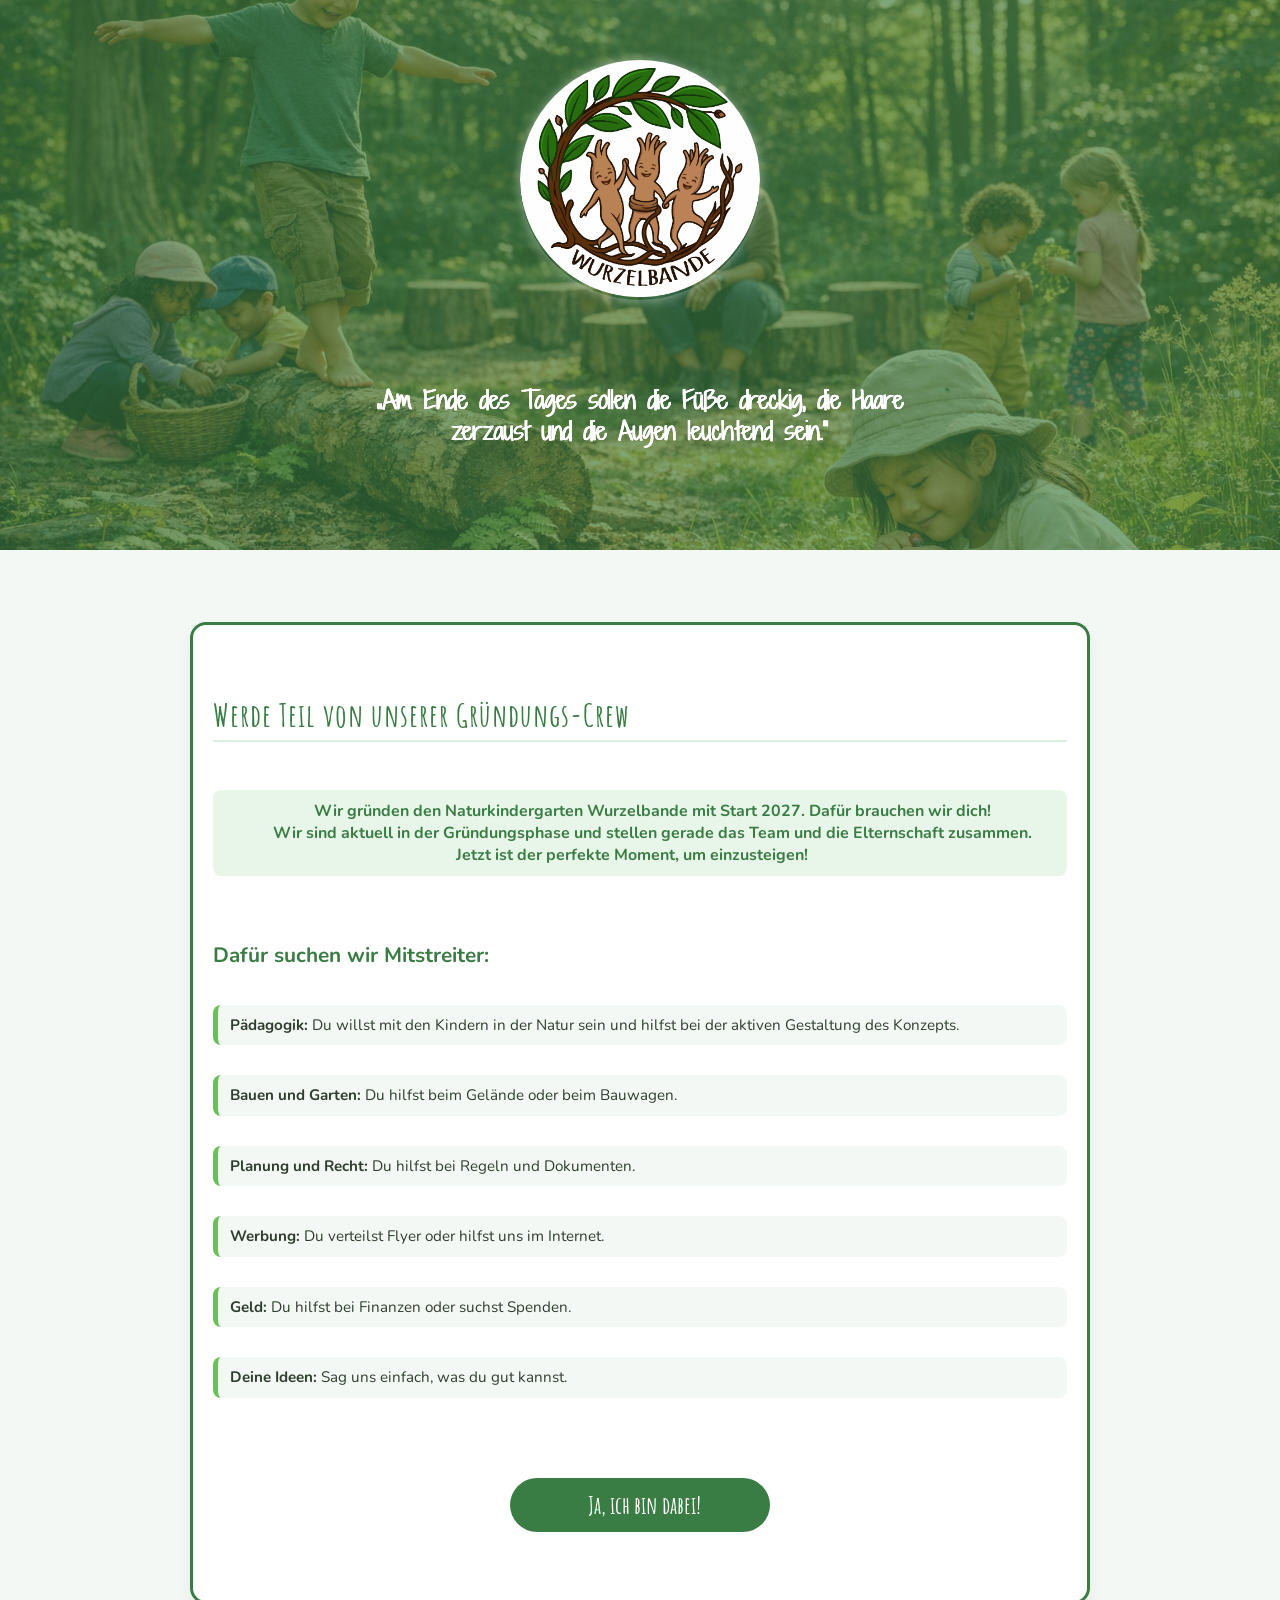
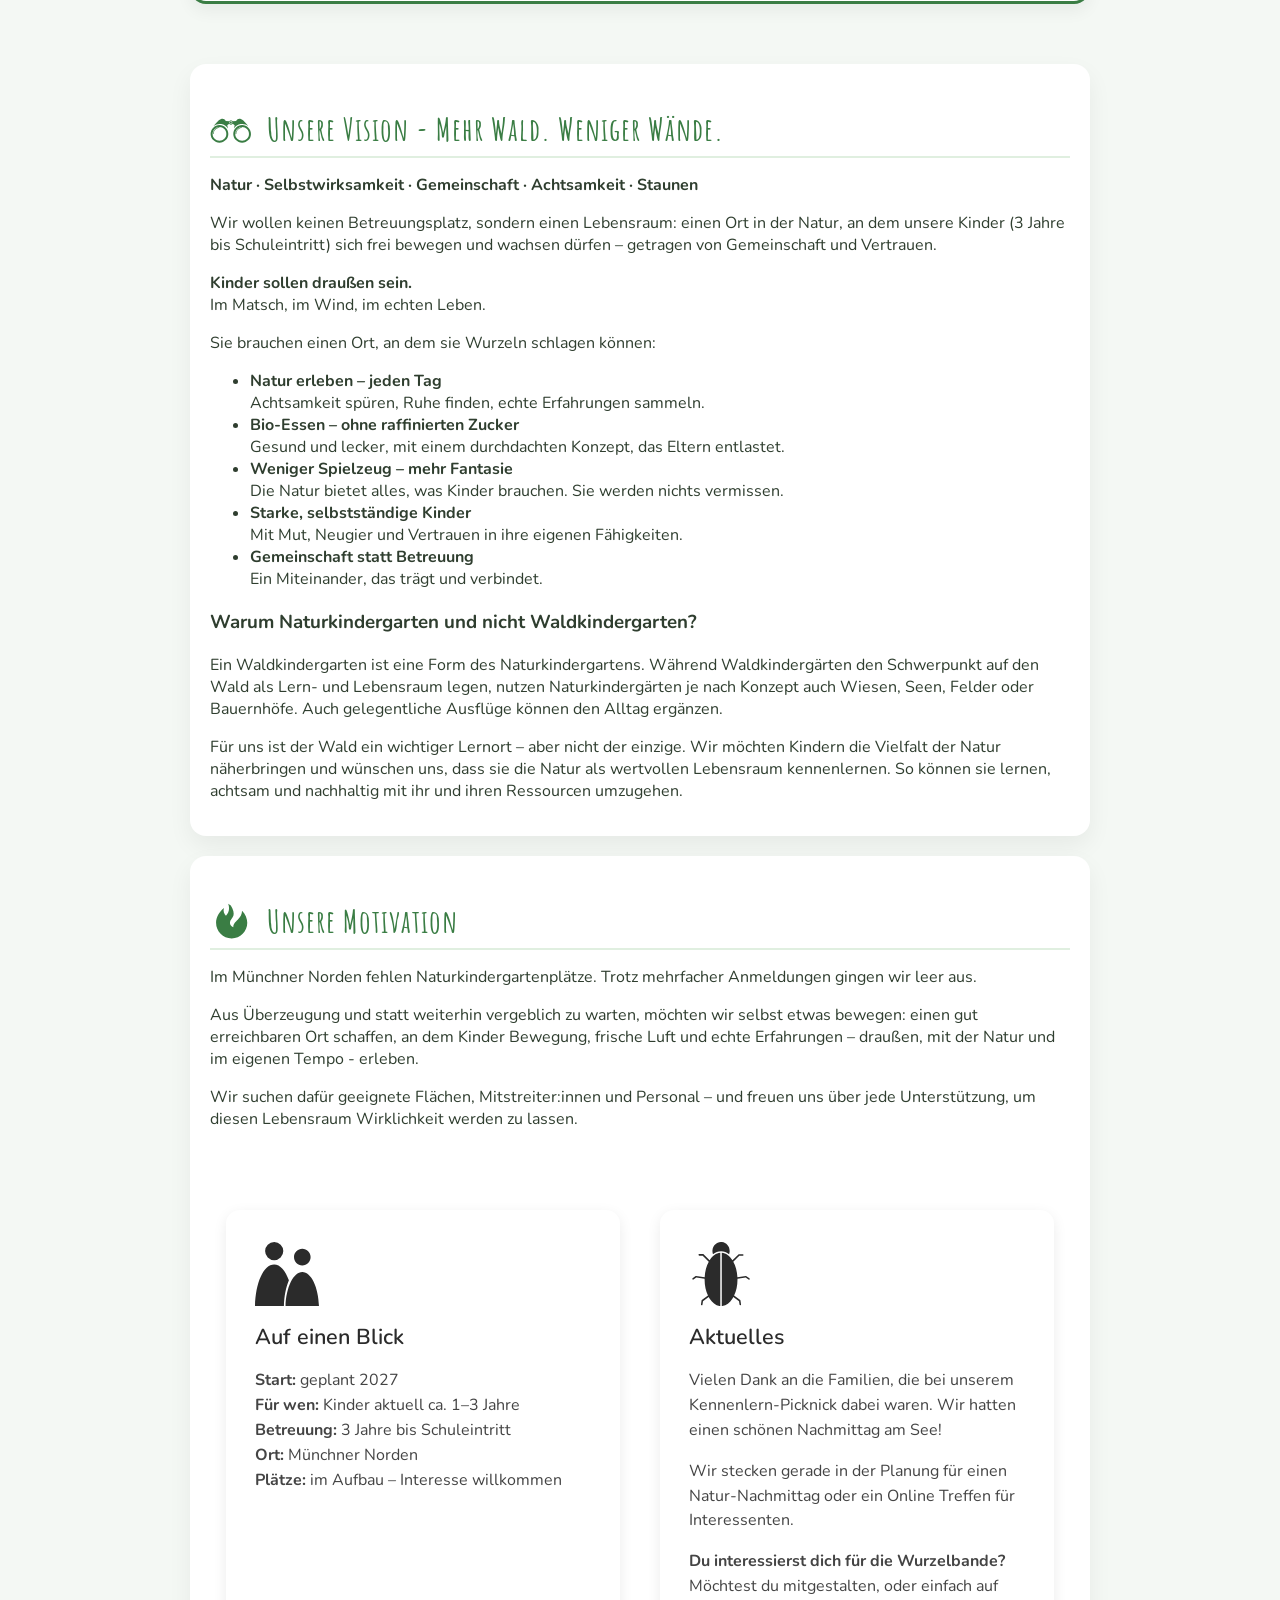
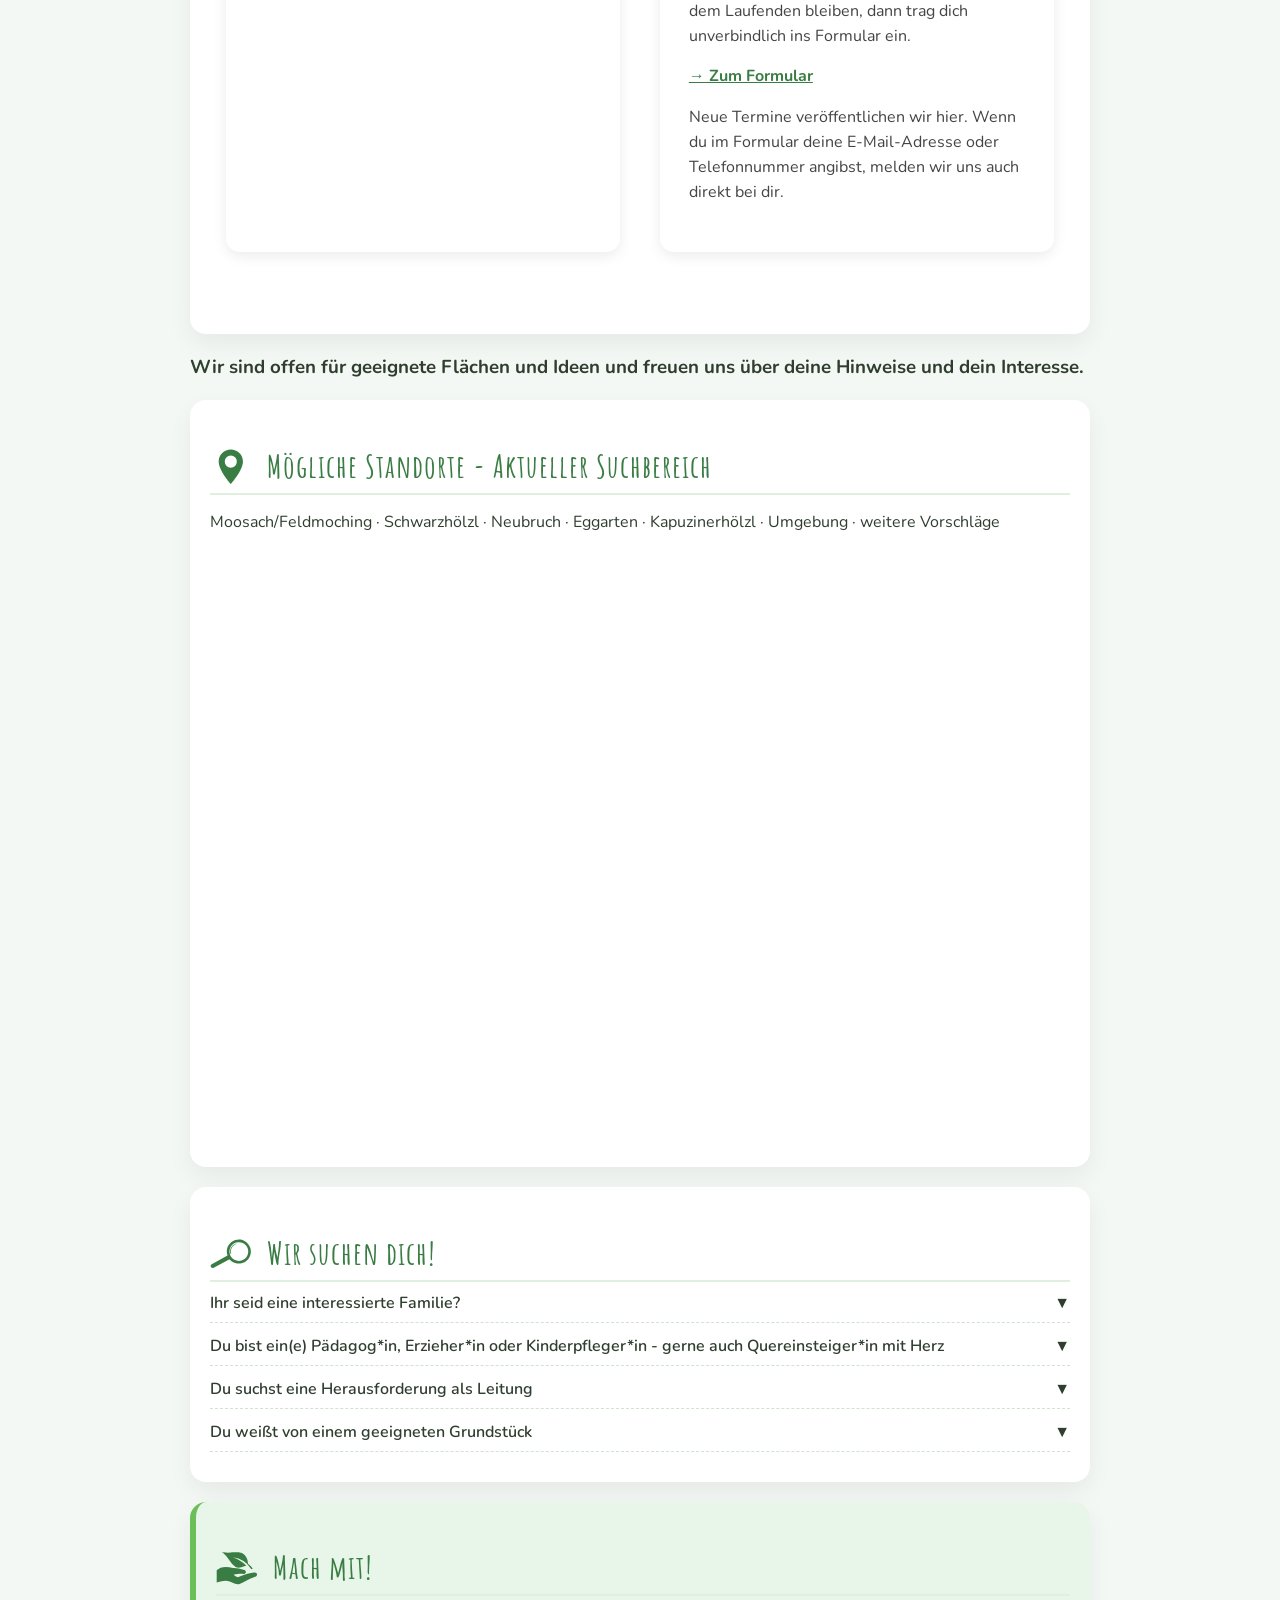
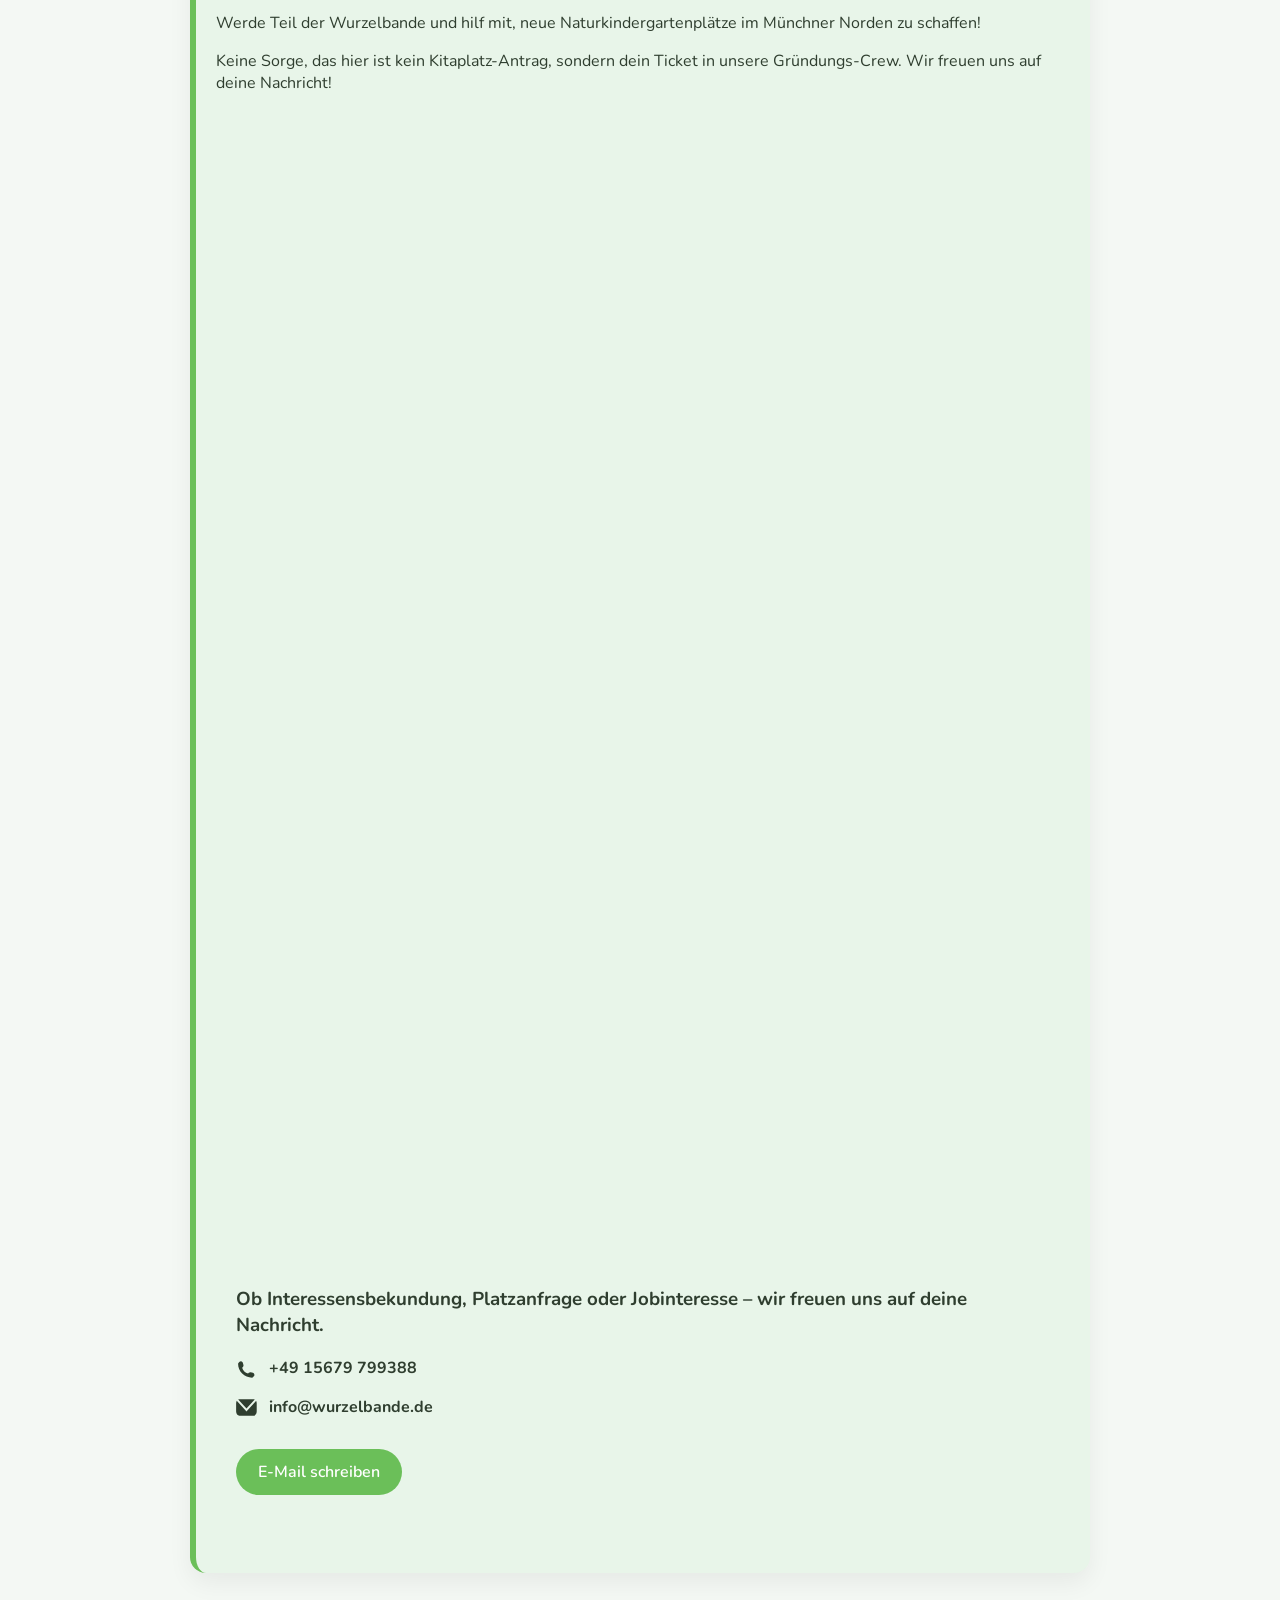
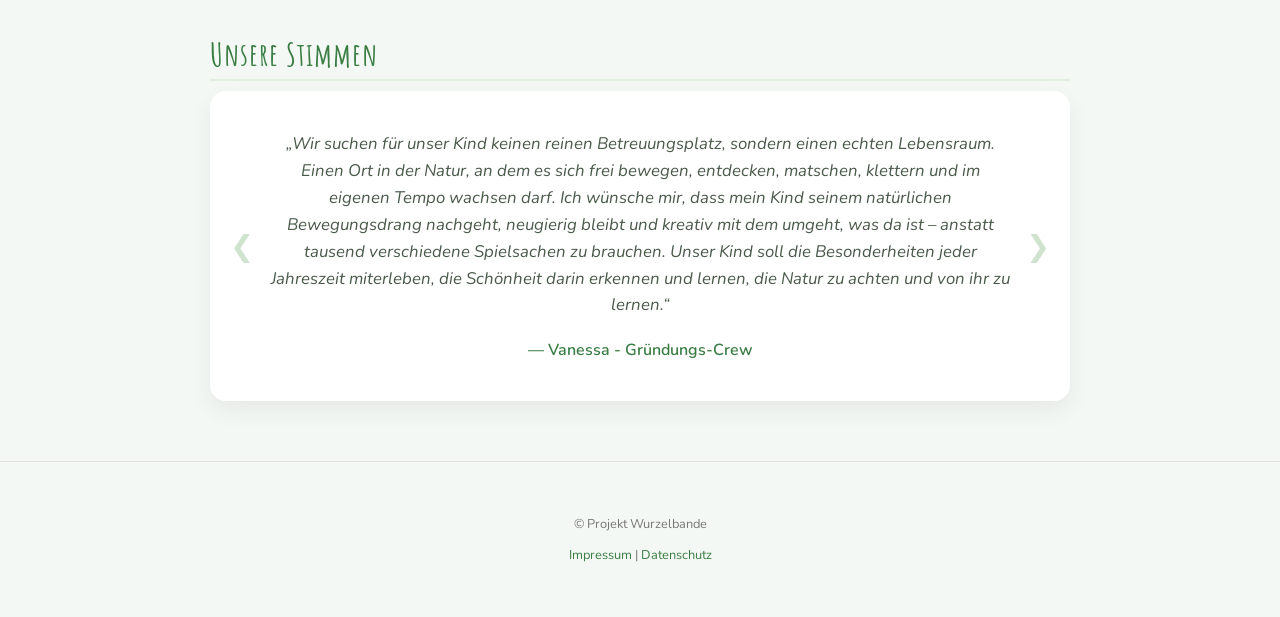
<file: index.html>
<!DOCTYPE html>
<html lang="de">
<head>
  <meta charset="UTF-8">
  <meta name="viewport" content="width=device-width, initial-scale=1.0">
  <title>Projekt Wurzelbande – Naturkindergarten Neugründung Münchner Norden</title>

  <link rel="icon" href="/favicon.svg" type="image/svg+xml">
  <link rel="icon" href="/favicon.png" type="image/png" sizes="32x32">

  <link href="https://fonts.googleapis.com/css2?family=Nunito:wght@400;600&family=Playfair+Display:ital@1&family=Amatic+SC:wght@400;700&family=Shadows+Into+Light+Two&display=swap" rel="stylesheet">
  <link rel="stylesheet" href="styles.css">
</head>

<body>
  <div class="kaefer-walk" style="--rand: 0.1">
    <img src="kaefer-cursor.svg" class="kaefer-frame frame1">
    <img src="kaefer2.svg" class="kaefer-frame frame2">
  </div>
  
  <div class="kaefer-walk" style="--rand: 0.6">
    <img src="kaefer-cursor.svg" class="kaefer-frame frame1">
    <img src="kaefer2.svg" class="kaefer-frame frame2">
  </div>
  
  <div class="kaefer-walk" style="--rand: 0.9">
    <img src="kaefer-cursor.svg" class="kaefer-frame frame1">
    <img src="kaefer2.svg" class="kaefer-frame frame2">
  </div>

  <header class="hero">
    <div class="logo-white-bg">
      <a href="index.html"><img src="202603_logo_wurzelbande_white_bg.png" alt="Wurzelbande Logo"></a>
    </div>
    <p class="quote">
      „Am Ende des Tages sollen die Füße dreckig, die Haare zerzaust und die Augen leuchtend sein.“
    </p>
  </header>

  <!-- OPTIMIERTER CTA-BEREICH -->
<section id="mitmachen" class="cta-section">
  <div class="card highlight-card">
    <h2>Werde Teil von unserer Gründungs-Crew</h2>
    
    <p class="urgent-note">
      Wir gründen den Naturkindergarten Wurzelbande mit Start 2027. Dafür brauchen wir dich!</br>
      Wir sind aktuell in der Gründungsphase und stellen gerade das Team und die Elternschaft zusammen.</br> 
      Jetzt ist der perfekte Moment, um einzusteigen!
    </p>

    <div class="action-box">
      <h3>Dafür suchen wir Mitstreiter:</h3>
      <ul class="task-list">
        <li><strong>Pädagogik:</strong> Du willst mit den Kindern in der Natur sein und hilfst bei der aktiven Gestaltung des Konzepts.</li>
        <li><strong>Bauen und Garten:</strong> Du hilfst beim Gelände oder beim Bauwagen.</li>
        <li><strong>Planung und Recht:</strong> Du hilfst bei Regeln und Dokumenten.</li>
        <li><strong>Werbung:</strong> Du verteilst Flyer oder hilfst uns im Internet.</li>
        <li><strong>Geld:</strong> Du hilfst bei Finanzen oder suchst Spenden.</li>
        <li><strong>Deine Ideen:</strong> Sag uns einfach, was du gut kannst.</li>
      </ul>
      
      <a href="#form" class="cta-button">
        Ja, ich bin dabei!
      </a>
    </div>
  </div>
</section>

<section>

  <div class="card">
    <h2>
      <svg class="icon" viewBox="0 0 24 24" xmlns="http://www.w3.org/2000/svg" aria-hidden="true" fill="currentColor">
        <path d="M5.468 8.689c1.398 0 2.674.546 3.585 1.519.911.91 1.52 2.187 1.52 3.584s-.548 2.674-1.52 3.585c-.911.911-2.187 1.519-3.585 1.519s-2.673-.547-3.584-1.519c-.912-.911-1.52-2.187-1.52-3.585s.547-2.673 1.52-3.584c.91-.912 2.187-1.52 3.584-1.52m2.795 2.31c-.729-.73-1.701-1.155-2.795-1.155s-2.065.425-2.795 1.154S1.52 12.7 1.52 13.792s.425 2.066 1.154 2.795 1.702 1.155 2.795 1.155 2.066-.426 2.795-1.155 1.155-1.701 1.155-2.795-.426-2.066-1.155-2.795m-6.136 2.674c0 .06-.061.121-.183.121-.06 0-.182-.06-.182-.121 0-.972.365-1.823 1.033-2.491s1.519-1.033 2.552-1.033c.06 0 .182.06.182.121s-.06.122-.182.122c-.912 0-1.701.364-2.248.972-.608.608-.972 1.397-.972 2.309M18.53 8.689c1.398 0 2.674.546 3.585 1.519.912.91 1.52 2.187 1.52 3.584s-.548 2.674-1.52 3.585c-.911.911-2.187 1.519-3.585 1.519s-2.673-.547-3.584-1.519c-.912-.911-1.52-2.187-1.52-3.585s.548-2.673 1.52-3.584c.911-.912 2.187-1.52 3.584-1.52m2.795 2.31c-.729-.73-1.7-1.155-2.795-1.155s-2.065.425-2.794 1.154-1.155 1.702-1.155 2.795.425 2.066 1.155 2.795 1.7 1.155 2.794 1.155 2.066-.426 2.795-1.155 1.155-1.701 1.155-2.795-.425-2.066-1.155-2.795m-6.136 2.674c0 .06-.061.121-.183.121-.06 0-.182-.06-.182-.121 0-.972.365-1.823 1.033-2.491s1.52-1.033 2.552-1.033c.06 0 .182.06.182.121s-.06.122-.182.122c-.911 0-1.701.364-2.248.972-.608.608-.972 1.397-.972 2.309m-3.16-7.717q.547 0 .912.365l.121.121 2.005-.06c1.398-2.491 3.707-1.58 7.048 2.916-1.276-1.033-2.855-1.458-4.435-1.154a5.42 5.42 0 0 0-3.828 2.552c.122-.73.243-1.398.365-1.945l-1.094-.79c-.06.061-.122.122-.122.183q-.364.364-.911.364t-.911-.364c-.061-.061-.122-.122-.122-.183l-1.094.79c.122.608.304 1.215.365 1.945-.85-1.337-2.248-2.248-3.828-2.552-1.58-.243-3.22.182-4.435 1.154C5.408 4.8 7.716 3.89 9.114 6.38l2.005.06.121-.121q.365-.365.912-.365zm.608.669c-.182-.183-.365-.243-.608-.243s-.486.121-.607.243c-.183.182-.243.364-.243.607s.121.486.243.608c.182.182.364.243.607.243s.486-.122.608-.243c.182-.182.243-.365.243-.608s-.122-.486-.243-.607m-.608.06c.304 0 .547.244.547.547s-.243.547-.547.547-.547-.243-.547-.547.243-.547.547-.547"/>
      </svg>
      Unsere Vision - Mehr Wald. Weniger Wände.
    </h2>
    <p><strong>Natur · Selbstwirksamkeit · Gemeinschaft · Achtsamkeit · Staunen</strong></p>
    <p>
      Wir wollen keinen Betreuungsplatz, sondern einen Lebensraum:
      einen Ort in der Natur, an dem unsere Kinder (3 Jahre bis Schuleintritt) sich frei bewegen und wachsen dürfen –
      getragen von Gemeinschaft und Vertrauen.
    </p>
    
      <p><strong>Kinder sollen draußen sein.</strong><br>
      Im Matsch, im Wind, im echten Leben.</p>
    
      <p>Sie brauchen einen Ort, an dem sie Wurzeln schlagen können:</p>
    
      <ul>
        <li>
          <strong>Natur erleben – jeden Tag</strong><br>
          Achtsamkeit spüren, Ruhe finden, echte Erfahrungen sammeln.
        </li>
        <li>
          <strong>Bio-Essen – ohne raffinierten Zucker</strong><br>
          Gesund und lecker, mit einem durchdachten Konzept, das Eltern entlastet.
        </li>
        <li>
          <strong>Weniger Spielzeug – mehr Fantasie</strong><br>
          Die Natur bietet alles, was Kinder brauchen. Sie werden nichts vermissen.
        </li>
        <li>
          <strong>Starke, selbstständige Kinder</strong><br>
          Mit Mut, Neugier und Vertrauen in ihre eigenen Fähigkeiten.
        </li>
        <li>
          <strong>Gemeinschaft statt Betreuung</strong><br>
          Ein Miteinander, das trägt und verbindet.
        </li>
      </ul>
    
    <h3>Warum Naturkindergarten und nicht Waldkindergarten?</h3>
      <p>
        Ein Waldkindergarten ist eine Form des Naturkindergartens. Während Waldkindergärten den Schwerpunkt auf den Wald als Lern- und Lebensraum legen, nutzen Naturkindergärten je nach Konzept auch Wiesen, Seen, Felder oder Bauernhöfe. Auch gelegentliche Ausflüge können den Alltag ergänzen. 
      </p>
      <p>
        Für uns ist der Wald ein wichtiger Lernort – aber nicht der einzige. Wir möchten Kindern die Vielfalt der Natur näherbringen und wünschen uns, dass sie die Natur als wertvollen Lebensraum kennenlernen. So können sie lernen, achtsam und nachhaltig mit ihr und ihren Ressourcen umzugehen.
      </p>
  </div>

  <div class="card">
    <h2>
      <svg class="icon" viewBox="0 0 24 24">
        <path d="M12 2c1.5 2.5 2 4.5 1.5 6-.5 1.5-2 2.5-2 4 0 1.2.8 2.2 2 2.6-.3-1.8 1.2-3.1 2.5-4.4 1.4-1.4 2.5-3.1 2.5-5.2 2 2 3 4.5 3 7 0 5-4 9-9 9s-9-4-9-9c0-3.2 1.8-6.2 4.5-8.5-.5 2 .2 3.5 1.2 4.5 1.2-1.2 1.8-2.8 1.8-4.5 0-.8-.2-1.6-.5-2.5z"/>
      </svg>
      Unsere Motivation
    </h2>
    <p>Im Münchner Norden fehlen Naturkindergartenplätze. Trotz mehrfacher Anmeldungen gingen wir leer aus.</p>
    <p>
      Aus Überzeugung und statt weiterhin vergeblich zu warten, möchten wir selbst etwas bewegen: einen gut erreichbaren Ort schaffen, an dem Kinder Bewegung, 
      frische Luft und echte Erfahrungen – draußen, mit der Natur und im eigenen Tempo - erleben.
    </p>
    <p>
      Wir suchen dafür geeignete Flächen, Mitstreiter:innen und Personal – und freuen uns über jede Unterstützung, 
      um diesen Lebensraum Wirklichkeit werden zu lassen. 
    </p>
    <section class="werte">
      <div class="werte-grid">
        <article class="werte-card">
          <div class="werte-icon">
            <svg viewBox="0 0 64 64" xmlns="http://www.w3.org/2000/svg" aria-hidden="true" fill="currentColor">
              <path d="M47.3 6.8c-4.6 0-8.3 3.7-8.3 8.3s3.7 8.3 8.3 8.3 8.3-3.7 8.3-8.3-3.7-8.3-8.3-8.3M19.2 0a9.1 9.1 0 1 0 0 18.2 9.1 9.1 0 0 0 0-18.2M0 64c.6-23.1 8.4-41.6 19.2-41.6 5.9 0 11.2 6.1 14.7 15.9-2.9 6.8-4.8 16-5 26H0zm47.3-34.1c9.2 0 16.7 16.5 16.7 36.1H30.5c.1-19.6 7.6-36.1 16.8-36.1z"/>
            </svg>
          </div>
        
          <h3>Auf einen Blick</h3>
        
          <p>
            <strong>Start:</strong> geplant 2027<br>
            <strong>Für wen:</strong> Kinder aktuell ca. 1–3 Jahre<br>
            <strong>Betreuung:</strong> 3 Jahre bis Schuleintritt<br>
            <strong>Ort:</strong> Münchner Norden<br>
            <strong>Plätze:</strong> im Aufbau – Interesse willkommen
          </p>
        </article>
        <article class="werte-card">
          <div class="werte-icon">
            <svg viewBox="0 0 1776 1980" xmlns="http://www.w3.org/2000/svg" aria-hidden="true" fill="currentColor">
              <path d="M866 1980V332c-128 10-244 97-331 234L349 381c-5-5-11-7-17-7H214c-13 0-24 11-24 24s11 24 24 24h108l187 186s1 0 1 1c-71 130-118 296-127 480l-261-40c-7-1-14 1-19 5l-94 69c-10 8-13 22-5 33 8 10 22 13 33 5l87-64 257 39v21c0 188 39 360 104 499l-191 142c-5 4-8 10-9 16l-17 117a23.7 23.7 0 1 0 47 7l16-107 176-131c9 16 17 31 27 46 87 138 203 227 332 237zm427-324 189 141c5 4 8 10 9 16l17 117a23.7 23.7 0 1 1-47 7l-16-107-175-130c-8 15-17 30-26 45-87 138-203 227-332 237V334c128 10 244 97 330 233l185-184c5-5 11-7 17-7h118c13 0 24 11 24 24s-11 24-24 24h-108l-186 185c72 130 118 297 128 481l258-39c7-1 14 1 19 5l94 69c10 8 13 22 5 33-8 10-22 13-33 5l-87-64-254 39v21c0 188-39 361-104 500zM916 1C769-13 639 99 624 253c-4 43 1 85 15 124 75-60 160-93 251-93 90 0 175 33 249 92 8-22 14-46 16-71 15-153-92-289-239-303z"/>
            </svg>
          </div>    
          <h3 id="aktuelles">Aktuelles</h3>
          
          <p>
          Vielen Dank an die Familien, die bei unserem Kennenlern-Picknick dabei waren. Wir hatten einen schönen Nachmittag am See!
          </p>
          
          <p>Wir stecken gerade in der Planung für einen Natur-Nachmittag oder ein Online Treffen für Interessenten.</p>
          
          <p>
            <strong>Du interessierst dich für die Wurzelbande?</strong><br>
              Möchtest du mitgestalten, oder einfach auf dem Laufenden bleiben, dann trag dich unverbindlich ins Formular ein.
          </p>
          
          <p>
          <a href="#form" style="font-weight: bold; text-decoration: underline;">
          → Zum Formular
          </a>
          </p>
          
          <p>
          Neue Termine veröffentlichen wir hier. Wenn du im Formular deine E-Mail-Adresse oder Telefonnummer angibst, melden wir uns auch direkt bei dir.
          </p>
      </article>
    </section>
    </div>

    
    <h3><strong>Wir sind offen für geeignete Flächen und Ideen und freuen uns über deine Hinweise und dein Interesse.</strong></h3>
  </div>

  <div class="card">
    <h2>
      <svg class="icon" viewBox="0 0 24 24">
        <path d="M12 2a7 7 0 0 1 7 7c0 5.25-7 13-7 13S5 14.25 5 9a7 7 0 0 1 7-7zm0 10.5a3.5 3.5 0 1 0 0-7 3.5 3.5 0 0 0 0 7z"/>
      </svg>
      Mögliche Standorte - Aktueller Suchbereich
    </h2>
    <p>Moosach/Feldmoching · Schwarzhölzl · Neubruch · Eggarten · Kapuzinerhölzl · Umgebung · weitere Vorschläge</p>
    <!-- Desktop (Zoom 14) -->
    <iframe 
      id="map-desktop"
      width="100%" 
      height="600" 
      frameborder="0" 
      allowfullscreen
      src="https://umap.openstreetmap.fr/de/map/wurzelbande-suchregion_1390798?scaleControl=false&miniMap=false&scrollWheelZoom=false&zoomControl=true&moreControl=true&captionBar=false&captionMenus=true&datalayers=9bab31c8-04dd-421d-86a2-d429b6554ab0#12/48.2041/11.5232"">
    </iframe>
    
    <!-- Tablet (Zoom 13) -->
    <iframe 
      id="map-tablet"
      width="100%" 
      height="500" 
      frameborder="0" 
      allowfullscreen
      src="https://umap.openstreetmap.fr/de/map/wurzelbande-suchregion_1390798?scaleControl=false&miniMap=false&scrollWheelZoom=false&zoomControl=true&moreControl=true&captionBar=false&captionMenus=true&datalayers=9bab31c8-04dd-421d-86a2-d429b6554ab0#13/48.2041/11.5232">
    </iframe>
    
    <!-- Mobil (Zoom 12) -->
    <iframe 
      id="map-mobile"
      width="100%" 
      height="380" 
      frameborder="0" 
      allowfullscreen
      src="https://umap.openstreetmap.fr/de/map/wurzelbande-suchregion_1390798?scaleControl=false&miniMap=false&scrollWheelZoom=false&zoomControl=true&moreControl=true&captionBar=false&captionMenus=true&datalayers=9bab31c8-04dd-421d-86a2-d429b6554ab0#12/48.2041/11.5232">
    </iframe>
  </div>

  <div class="card">
    <h2>
      <svg class="icon" viewBox="0 0 24 24"  xmlns="http://www.w3.org/2000/svg" aria-hidden="true" fill="currentColor">
        <path d="m11.27844 15.10164-9.14382 4.98609c-.57348.3186-1.29033.09558-1.60893-.4779s-.09558-1.29033.4779-1.60893l9.09603-4.97016c-.66906-1.84788-.52569-3.88692.41418-5.62329.84429-1.56114 2.27799-2.81961 4.10994-3.37716s3.72762-.3186 5.28876.52569 2.81961 2.27799 3.37716 4.10994.3186 3.72762-.52569 5.28876-2.27799 2.81961-4.10994 3.37716-3.72762.3186-5.28876-.52569c-.7965-.43011-1.51335-1.00359-2.10276-1.72044zm7.91721-9.19161c-1.22661-.65313-2.69217-.84429-4.12587-.39825-1.4337.43011-2.5488 1.40184-3.20193 2.62845s-.84429 2.69217-.39825 4.12587c.43011 1.4337 1.40184 2.5488 2.62845 3.20193s2.69217.84429 4.12587.39825c1.4337-.43011 2.5488-1.40184 3.20193-2.62845s.84429-2.69217.39825-4.12587c-.43011-1.4337-1.40184-2.5488-2.62845-3.20193m-7.37559 6.08526c-.38232-1.25847-.22302-2.5488.36639-3.61611.58941-1.09917 1.593-1.97532 2.89926-2.35764 0-.01593.20709-.04779.25488.07965.03186.12744-.1593.22302-.1593.20709-2.34171.71685-3.63204 3.21786-2.93112 5.5755.06372.20709-.38232.30267-.41418.12744z"/>
      </svg>
      Wir suchen dich!
    </h2>
    <details class="info-item">
      <summary>Ihr seid eine interessierte Familie? <span class="arrow">▼</span></summary>
      <p>
        Stellt euch einen Ort vor, an dem Kinder aus einem einfachen Stück Rinde ein Boot machen, aus einem Stein ein kleines Auto, 
        oder ein Ast wird ein Zauberstab, dann ein Bohrer und anschließend eine Angel. An diesem Ort ist Fantasie selbstverständlich, 
        weil die Natur jeden Tag neue Materialien schenkt, die zu allem werden können, was Kinder sich ausdenken. Dieser Ort erlaubt es
        den Kindern zu spielen, toben, matschen, klettern und die Natur zu erkunden, die Tiere zu beobachten und zu erfahren, dass wir nur 
        Gast in dieser faszinierenden Umgebung sind.
      </p>
      <p>
        Vielleicht wünscht ihr euch genau so einen Ort für euer Kind.
        Vielleicht möchtet ihr Teil einer Gemeinschaft werden, die gerade entsteht.
        Vielleicht habt ihr Ideen, Energie oder einfach Freude daran, etwas Neues mit aufzubauen.
      </p>
      <p>Wenn euch dieser Gedanke berührt, dann fühlt euch eingeladen, den nächsten Schritt zu gehen.</p>
      <h3><a href="#kontakt">Meldet euch. Fragt nach. Kommt ins Gespräch. Macht mit.</a></h3>
      <p>
        Gemeinsam können wir einen Naturkindergarten schaffen, der Kindern Raum gibt, ihre Welt mit offenen Augen und offener Fantasie 
        zu entdecken.
      </p>
    </details>

    <details class="info-item">
      <summary>Du bist ein(e) Pädagog*in, Erzieher*in oder Kinderpfleger*in - gerne auch Quereinsteiger*in mit Herz <span class="arrow">▼</span></summary>
      <p>Du hast Freude am Draußen-Sein und das <strong>bei jedem Wetter</strong>. Du hast die Schnauze voll vom ständigen drinnen sein, rumsitzen und bewegst dich einfach lieber. Du lässt dich von der Neugierde der Kinder anstecken und lernst gerne mit ihnen was die Natur euch im Wechsel der Jahreszeiten wundervolles zu entdecken gibt.</p>
      <p>Gerne unterstützen wir dich bei einer Weiterbildung in Wald-/Naturpädagogik. </p>

      <h4>Was dich erwartet</h4>
      <section class="werte">
        <div class="werte-grid">
      
          <!-- Arbeiten in der Natur -->
          <article class="werte-card">
            <div class="werte-icon">
              <svg viewBox="0 0 64 64" aria-hidden="true" fill="currentColor" xmlns="http://www.w3.org/2000/svg">
                <path d="M0.87 56.02c18.78 1.82 35.03 1.98 48.83 0.32-5.78-2.06-13.96-3.02-24.43-2.93-0.4-1.27-0.71-2.54-0.95-3.67 5-0.08 9.82-0.48 14.49-1.36-5.54-4.63-8.7-8.26-9.34-10.77 2.06 0.08 4.03-0.08 6.06-0.48-4.49-3.29-7.34-6.42-8.61-9.22 1.5 0 2.93-0.24 4.28-0.79-3.88-3.11-7.2-8.52-10.12-16.26-1.9 6.79-5.15 12.27-9.6 16.26 1.43 0.32 2.86 0.56 4.28 0.87-1.59 3-4.28 5.84-8.33 8.52 0.95 0.63 2.86 0.95 5.79 0.95-2.54 4.03-5.79 7.34-9.6 10.12 4.92 0.87 9.68 1.51 14.36 1.75l-0.32 3.67c-5.78 0.4-11.39 1.27-16.77 2.7"/>
                <path d="M51.03 29.2c10.96 1.27 11.84 16.3-13.76 12.64-0.4-0.08-1.35-0.08-2.3-0.16-0.32-0.32-0.63-0.63-0.87-0.95-0.16-0.24-0.4-0.4-0.56-0.63 0.79-0.08 1.59-0.24 2.38-0.4l5.47-1.11-4.52-3.27c-2.14-1.51-3.81-3.03-5.15-4.47-0.24-0.24-0.48-0.56-0.71-0.79 0.32-0.08 0.71-0.24 1.03-0.32l4.12-1.51-3.41-2.7c-1.43-1.11-2.7-2.62-3.96-4.47 1.67-5.67 15.2-4.87 14.88 3.83 4.28-1.11 6.82 0.79 7.39 4.28z"/>
                <path d="M53.15 27.8c3.27-3.19 3.27-8.38 0.08-11.64-3.19-3.27-8.38-3.27-11.64-0.08-0.32 0.32-0.56 0.63-0.79 0.95 0.08 0 0.08 0.08 0.16 0.08 1.91 1.27 3.43 3.11 4.03 5.47 1.75 0 3.27 0.4 4.51 1.27q2.21 1.39 3.03 3.96h0.16l0.24-0.24zM63.1 22.74l-6.06 1.75v-0.16c0.16-0.71 0.24-1.51 0.24-2.22 0-0.32 0-0.63-0.08-1.03l5.83 1.67zm-2.14 7.43l-6.06-1.51c0.79-0.87 1.35-1.91 1.75-2.93zm0.95-14.14l-4.76 3.72c-0.24-1.11-0.63-2.14-1.27-3.11zm-5-6.38l-1.99 5.67-0.48-0.48c-0.63-0.63-1.35-1.19-2.06-1.59l4.44-3.67zm-7.11-3.27l0.79 5.91c-1.03-0.32-2.06-0.48-3.11-0.56h-0.16l2.54-5.43zm-7.59 0.56l3.27 4.99c-1.03 0.24-1.91 0.56-2.86 1.11h-0.32l-0.16-6.1zm-6.22 3.91l5.23 2.93c-0.24 0.24-0.56 0.48-0.79 0.71l-0.56 0.56c-0.16 0.16-0.32 0.4-0.48 0.63l-0.08 0.16-0.48 0.48z"/>
              </svg>
            </div>
            <h3>Arbeiten in der Natur</h3>
            <p>
              Die Natur ist unser größter Lern- und Erlebnisraum. Die Kinder erleben Jahreszeiten,
              Wetter und Elemente unmittelbar und entwickeln eine tiefe Wertschätzung für ihre Umwelt.
              Achtsamkeit, Entdecken und Staunen gehören bei uns zum Alltag.
            </p>
          </article>
      
          <!-- Pädagogik mit Sinn -->
          <article class="werte-card">
            <div class="werte-icon">
              <svg viewBox="0 0 64 64" xmlns="http://www.w3.org/2000/svg" aria-hidden="true" fill="currentColor">
                <!-- Glühbirne -->
                 <path d="M20.2 58.3c1.16 3.6 6 6.3 11.8 6.3s10.6-2.7 11.8-6.3zm-.3-2.7h24.2c.2 0 .3.1.3.3v.8c0 .2-.1.3-.3.3H19.9c-.2 0-.3-.1-.3-.3v-.8c0-.2.1-.3.3-.3M32 6.1c6.2 0 11.8 2.7 15.9 7.1 4.1 4.4 6.6 10.4 6.6 17.1 0 3-.5 5.9-1.5 8.6-1 2.7-2.4 5.3-4.2 7.5-.6.7-1 .1-1.4 1.4-.6.6-.7.7-.7 2.6v3c0 .7-.3 1.3-.7 1.7-.4.5-1 .7-1.7.7H19.7c-.7 0-1.3-.3-1.7-.7-.4-.4-.7-1-.7-1.7v-3c0-1.9-.1-2-1.4-3.3-.3-.3-.8-.8-1.4-1.4-1.8-2.2-3.3-4.8-4.3-7.5-1-2.7-1.5-5.6-1.5-8.6 0-6.7 2.5-12.7 6.6-17.1C20.2 8.8 25.8 6.1 32 6.1zm-.7 28.4 16-8 1 6.3-.7 5.1c.1.9 4.1-.1 4-.9l-2-4.6-1-6.5 1.5-.8-18.8-9.4-18.8 9.4zm-13.3 4.3 13.3 6.6 13.3-6.6v-8l-13.3 6.6-13.3-6.6zm38.4-10.4c-.3 0-.6-.4-.6-.8s.3-.8.6-.8h6.8c.3 0 .6.4.6.8s-.3.8-.6.8zm-5.9-15.8c-.2.2-.7.2-1-.1-.3-.3-.4-.8-.1-1l4.9-4.9c.2-.2.7-.2 1 .1.3.3.4.8.1 1zM32 1.7c0 .3-.4.6-.8.6s-.8-.3-.8-.6V.6c0-.3.4-.6.8-.6s.8.3.8.6zM.6 29.5c-.3 0-.6-.4-.6-.8s.3-.8.6-.8h6.8c.3 0 .6.4.6.8s-.3.8-.6.8zm9-21.8c-.2-.2-.7-.2-1 .1-.3.3-.4.8-.1 1l4.9 4.9c.2.2.7.2 1-.1.3-.3.4-.8.1-1z"/>
              </svg>
            </div>
            <h3>Pädagogik mit Sinn</h3>
            <p>
              „Hilf mir, es selbst zu tun“ – inspiriert von Emmi Piklers Haltung geben wir Kindern Raum,
              Dinge eigenständig zu entdecken. Sie dürfen ausprobieren, Fehler machen und mit allen
              Sinnen lernen. Wir begleiten achtsam, ohne vorwegzunehmen, was sie selbst herausfinden
              können.
            </p>
          </article>
      
          <!-- Echtes Teamgefühl -->
          <article class="werte-card">
            <div class="werte-icon">
              <svg viewBox="0 0 64 64" xmlns="http://www.w3.org/2000/svg" aria-hidden="true" fill="currentColor">
                <!-- Große und kleine Person -->
                <path d="M47.3 6.8c-4.6 0-8.3 3.7-8.3 8.3s3.7 8.3 8.3 8.3 8.3-3.7 8.3-8.3-3.7-8.3-8.3-8.3M19.2 0a9.1 9.1 0 1 0 0 18.2 9.1 9.1 0 0 0 0-18.2M0 64c.6-23.1 8.4-41.6 19.2-41.6 5.9 0 11.2 6.1 14.7 15.9-2.9 6.8-4.8 16-5 26H0zm47.3-34.1c9.2 0 16.7 16.5 16.7 36.1H30.5c.1-19.6 7.6-36.1 16.8-36.1z"/>              </svg>
            </div>
            <h3>Echtes Teamgefühl</h3>
            <p>
              Ein wertschätzendes Miteinander ist für uns die Basis. Nur wenn Pädagog*innen
              sich wohlfühlen, entsteht eine Atmosphäre, in der Kinder sich sicher, gesehen und willkommen
              fühlen. Wir leben Offenheit, Humor und Zusammenhalt. Wir sehen Eltern und Personal als Team und wissen, wie wichtig Team-Building ist.
            </p>
          </article>
      
          <!-- Raum für eigene Ideen -->
          <article class="werte-card">
            <div class="werte-icon">
              <svg viewBox="0 0 64 64" xmlns="http://www.w3.org/2000/svg" aria-hidden="true" fill="currentColor">
                <!-- Lupe mit Blatt -->
                <path d="M22 15.2q2.7 3.5 4.9 7.6c2 3.6 4 6.9 6 8h.1c2.7 1.8 6 1 9.7 0l3.1-.7Q39 22.9 29.4 19.3A37 37 0 0 1 46.7 28q-.3-3.6-1.3-6.2a9 9 0 0 0-4.5-4.7c-2-1.3-5.8-1.3-10-1.3q-4.6.1-9-.6M30.1 40 6.7 52.8a3 3 0 1 1-2.9-5.4l23.4-12.7a18 18 0 0 1-.6-10l-.8-1.3a38 38 0 0 0-6-8.8l-2-1.7 2.5.7c3 1 7 1 10.7 1h2A17.8 17.8 0 1 1 30.2 40m0-10a14 14 0 0 0 7.2 11 13.8 13.8 0 0 0 19.8-16.4A14 14 0 0 0 40 15.4l1.5.7q3.4 1.7 5 5.3 1.4 3.7 1.4 7.8 2.7 2.7 5 6l-2.2 1a47 47 0 0 0-4-5.1L43 32c-3.8 1-7.4 1.8-10.5-.2a8 8 0 0 1-2.3-1.9m16.1-14.2q5.2.8 8.1 4.7 3.1 4 2.5 9.2s0 .6-.4.5-.4-.6-.3-.6c.8-6.2-3.7-11.9-10-12.7-.5 0-.3-1.2.1-1"/>              </svg>
            </div>
            <h3>Raum für eigene Ideen</h3>
            <p>
              Als Elterninitiative gestalten wir den Kindergarten gemeinsam mit pädagogischen Fachkräften.
              Eure Erfahrungen und Impulse sind wertvoll. Wir schaffen Raum für Kreativität, neue Ideen
              und ein Konzept, das sich für alle Beteiligten stimmig anfühlt – vor allem für die Kinder.
            </p>
          </article>
      
        </div>
      </section>
    
      <hr>
    
      <h4>Was uns wichtig ist</h4>
      <ul class="job-values">
        <li>Freude an der Arbeit mit Kindern</li>
        <li>Naturverbundenheit</li>
        <li>Offenheit & Teamgeist</li>
        <li>Verantwortungsbewusstsein</li>
      </ul>    
    </details>

    <details class="info-item">
      <summary>Du suchst eine Herausforderung als Leitung <span class="arrow">▼</span></summary>
      <p>Du bist motiviert und brennst dafür dich an der Ausarbeitung unseres Konzepts mit Naturpädagogik und für unsere Kinder zu beteiligen?</p>
      <p>Du legst Wert auf Nachhaltigkeit, Kreativität, Respektvollen Umgang mit Kindern.</p>
      <p>Du bist dir noch nicht ganz sicher, hast noch keine Leitungserfahrung oder hättest gerne noch mehr Infos? Melde dich gerne einfach bei uns!</p>
      <p>Eine Schulung für eine Qualifizierung zur Einrichtungsleitung kann auch parallel mit dem Start im Kindergarten gemacht werden.</p>
    </details>

    <details class="info-item">
      <summary>Du weißt von einem geeigneten Grundstück <span class="arrow">▼</span></summary>
      <p>Die Fläche ist idealerweise naturbelassen und dient als Treffpunkt mit Schutzunterkunft und Materiallager. 
        Optimalerweise liegt sie in Wald-/Naturnähe und erlaubt ein einfaches Bringen und Abholen der Eltern.</p>
      <p>Generell sind wir jedoch offen für Ideen und Vorschläge. Ideen wie Bike-Pooling und die Anschaffung von Lastenrädern für Flexibilität sind auch Optionen für uns.</p>
      <p>Die Kinder sind den großteil des Tages unterwegs und außer einem Materiallager in Form von Container/Bauwagen/Jurte 
        und ggfs. Komposttoilette wird das Grundstück wenig verändert.</p>
    </details>
  </div>

  <div class="card cta">
    <h2>
      <svg class="icon" viewBox="0 0 24 24" xmlns="http://www.w3.org/2000/svg" fill="currentColor">
        <path d="M9 19.7q2.8 1.6 4.6 1.1 2-.9 3.8-1.9c2.3-1.1 4.9-2.3 5.7-2.4 1.2-1 .5-2.6-1.2-2.3q-2.9.2-9.3 2.7a6 6 0 0 1-2.5-1.5c3.8-.9 5.1-.5 6-.4 1.4-.2 1.7-2.2-.3-2.5a15 15 0 0 0-6-1Q3.3 9.9.4 12.9v7q5.8-1.9 8.6-.1zM4.5 2.5q2.4.5 5.2 0c2.1-.1 4-.3 5.2.4a5 5 0 0 1 2.6 2.4q.9 1.5 1 3.8 1.5 1.2 2.7 2.7l-.8.4A15 15 0 0 0 9.7 5.4a21 21 0 0 1 7.8 4.8l-1.2.4c-1.8.6-3.5 1.2-5 .3q-1.9-1-3.6-3.8-1.5-2.4-3.4-4l-1-.8 1.3.3z"/>      </svg>
      Mach mit!
    </h2>
    <p>Werde Teil der Wurzelbande und hilf mit, neue Naturkindergartenplätze im Münchner Norden zu schaffen!</p>
    <p>Keine Sorge, das hier ist kein Kitaplatz-Antrag, sondern dein Ticket in unsere Gründungs-Crew. Wir freuen uns auf deine Nachricht!</p>
    <div class="google-form-wrapper">
      <iframe id="form" src="https://docs.google.com/forms/d/e/1FAIpQLSdDuW8UWcFEk_mKLvpSJUlZt9JQlI-8HdGTxIsG14eAAOJc4w/viewform?embedded=true" height="500"></iframe>
    </div>
    <section id="kontakt">
      <h3>Ob Interessensbekundung, Platzanfrage oder Jobinteresse – wir freuen uns auf deine Nachricht.</h3>
      <p>
        <svg class="icon" viewBox="0 0 24 24" xmlns="http://www.w3.org/2000/svg" fill="currentColor" aria-hidden="true">
          <path d="M20.8 19.7 19.5 21c-.3.3-1 .5-1 .5-4.3 0-8.4-1.7-11.4-4.7S2.4 9.7 2.4 5.4c0 0 .2-.7.4-.9l1.3-1.3c.5-.5 1.4-.7 2-.5l.3.1c.7.2 1.4 1 1.5 1.6l.7 2.5c.2.7-.1 1.7-.6 2.2l-.9.9c.9 3.3 3.5 5.9 6.8 6.8l.9-.9c.5-.5 1.4-.7 2.2-.6l2.5.7c.7.2 1.4.9 1.6 1.5l.1.3c.2.7 0 1.6-.5 2z"/>
        </svg>
        <strong>+49 15679 799388</strong></p>
      <p>
        <svg class="icon" viewBox="0 0 24 24" xmlns="http://www.w3.org/2000/svg" aria-hidden="true" fill="currentColor">
          <g transform="scale(0.144)">
            <path d="M27 18h113c3 0 7 1 10 2L84 93 18 20c3-2 6-2 10-2zm134 13c3 6 5 12 5 20v66c0 18-12 33-26 33H27c-14 0-26-15-26-33V51c0-7 2-14 5-20l73 80 5 5 5-5 73-80z"/>
          </g>
        </svg>
        <strong>info@wurzelbande.de</strong>
      </p>
      <a class="button" href="mailto:info@wurzelbande.de">E-Mail schreiben</a>
    </section>
  </div>

</section>

<section class="review-carousel-section">
  <h2>Unsere Stimmen</h2>
  <div class="carousel-wrapper">
    <!-- Nur noch ein einziges, festes Pfeil-Paar für alle Zitate -->
    <a href="#slide-prev" class="arrow prev-arrow">❮</a>
    <a href="#slide-next" class="arrow next-arrow">❯</a>

    <div class="carousel-container">
      <div class="carousel-track">
        
        <!-- Zitat 1 -->
        <div class="review-card">
          <p class="review-text">„Wir suchen für unser Kind keinen reinen Betreuungsplatz, sondern einen echten Lebensraum. Einen Ort in der Natur, an dem es sich frei bewegen, entdecken, matschen, klettern und im eigenen Tempo wachsen darf. Ich wünsche mir, dass mein Kind seinem natürlichen Bewegungsdrang nachgeht, neugierig bleibt und kreativ mit dem umgeht, was da ist – anstatt tausend verschiedene Spielsachen zu brauchen. Unser Kind soll die Besonderheiten jeder Jahreszeit miterleben, die Schönheit darin erkennen und lernen, die Natur zu achten und von ihr zu lernen.“</p>
          <span class="review-author">— Vanessa - Gründungs-Crew</span>
        </div>
        
        <!-- Zitat 2 -->
        <div class="review-card">
          <p class="review-text">„Wir sind davon überzeugt, dass ein Naturkindergarten die wunderbare Chance bietet, im trubeligen Großstadtleben zur Ruhe zu kommen. Die Natur schenkt Kindern die Möglichkeit, sich ganz frei zu entfalten, ohne in eine vorgegebene Rolle passen zu müssen. Wir wünschen uns, dass unser Kind einen respektvollen Umgang mit seinen Mitmenschen, Tieren und der Umwelt lernt und aktiv lebt. Draußen im Grünen gibt es unendlich viele Möglichkeiten für unsere Kinder zu lernen, sich gesund zu entwickeln und einfach pure Freude zu haben.“</p>
          <span class="review-author">— Familie aus der Gründungs-Crew</span>
        </div>
        
        <!-- Zitat 3 -->
        <div class="review-card">
          <p class="review-text">„Für unser Kind wünschen wir uns einen Naturkindergarten, weil wir die tägliche Zeit an der frischen Luft als besonders wertvoll für die Entwicklung empfinden. Durch das freie Spielen im Freien sammeln die Kinder wichtige Erfahrungen, entfalten ihre Kreativität und bauen ein starkes Selbstvertrauen auf. Gleichzeitig liegt uns ein achtsamer Umgang mit der Umwelt und den Mitmenschen sehr am Herzen. Wir sind fest davon überzeugt, dass die natürliche Umgebung das Wohlbefinden, die Bewegung und das soziale Lernen unseres Kindes optimal unterstützt.“</p>
          <span class="review-author">— Manuela - Gründungs-Crew</span>
        </div>
    </div>
  </div>
</section>

<footer>
  <p>© Projekt Wurzelbande</p>
  <p>
    <a href="impressum.html">Impressum</a> |
    <a href="datenschutz.html">Datenschutz</a>
  </p>
</footer>

</body>
</html>

<!--
<section>
  <div class="card">
    <img src="Copilot_vision_image.png" class="hero-image" alt="Kinder verschiedener Herkunft spielen im Wald mit Betreuerin">
  </div> -->
</file>
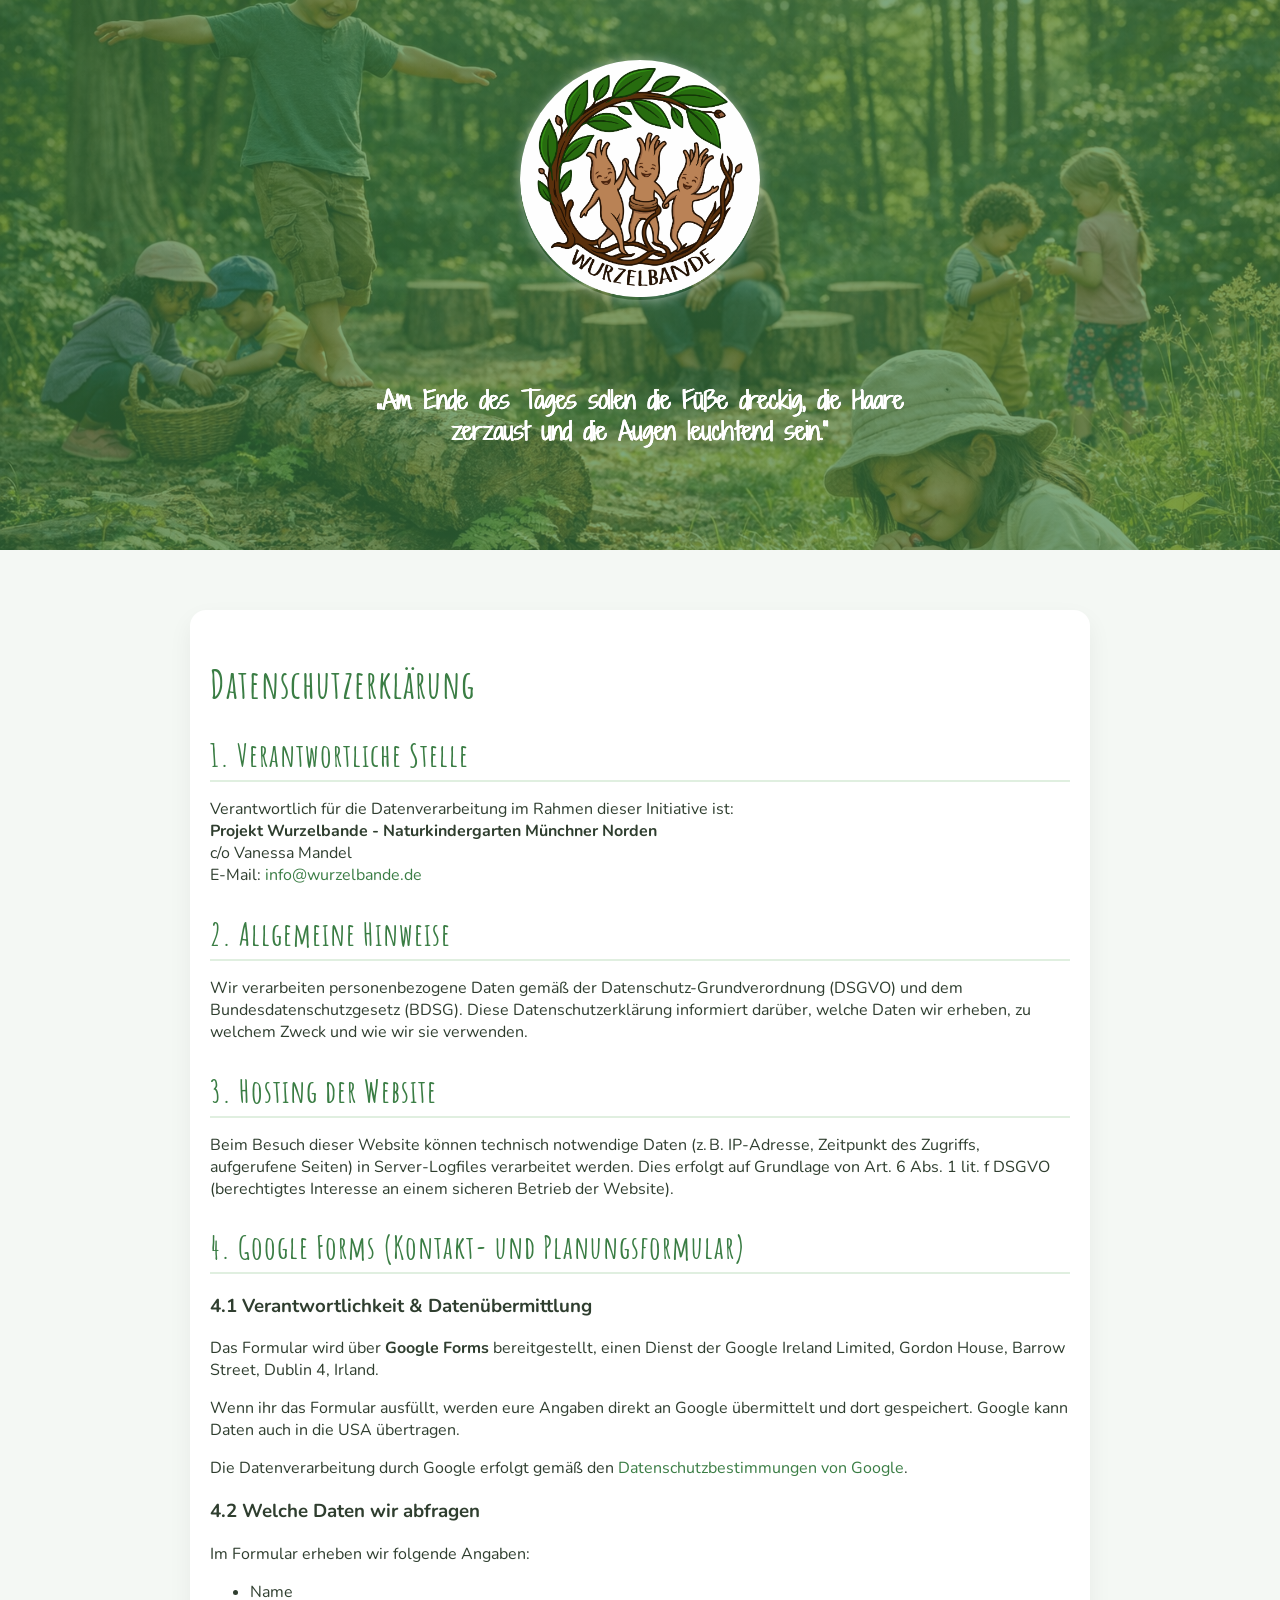
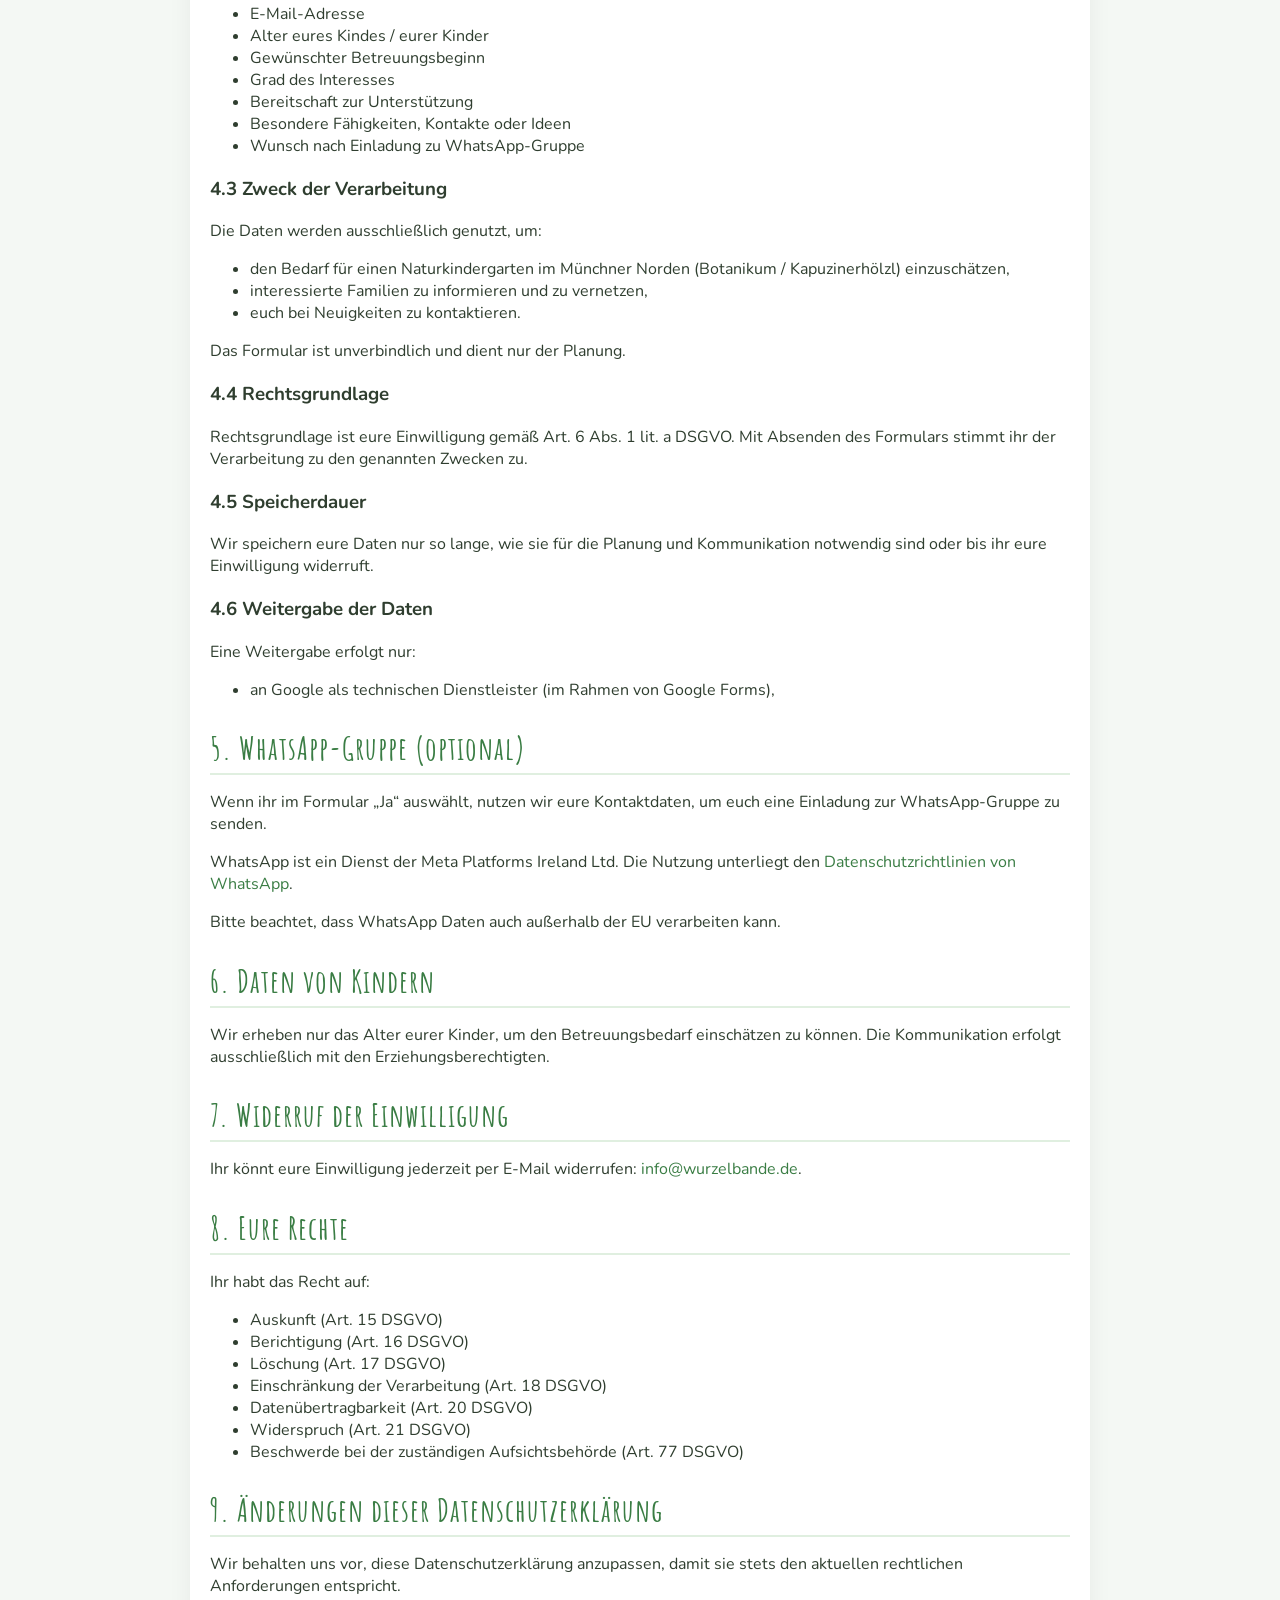
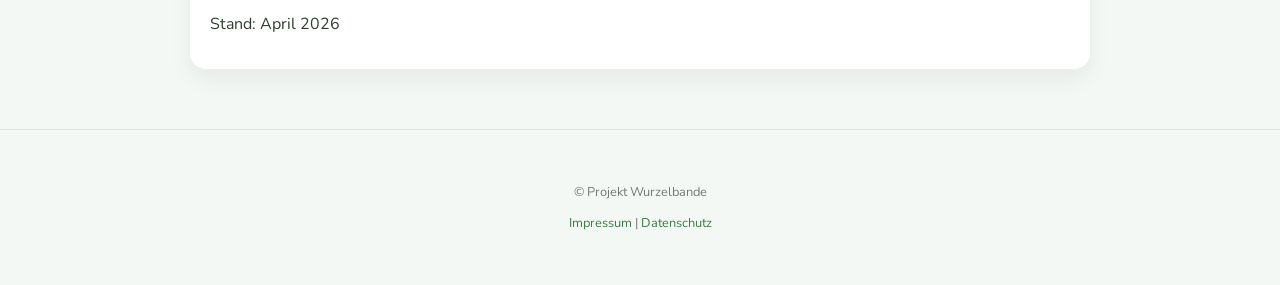
<file: datenschutz.html>
<!DOCTYPE html>
<html lang="de">
<head>
  <meta charset="UTF-8">
  <meta name="viewport" content="width=device-width, initial-scale=1.0">
  <title>Projekt Wurzelbande – Naturkindergarten Neugründung Münchner Norden</title>

  <link rel="icon" href="/favicon.svg" type="image/svg+xml">
  <link rel="icon" href="/favicon.png" type="image/png" sizes="32x32">

  <link href="https://fonts.googleapis.com/css2?family=Nunito:wght@400;600&family=Playfair+Display:ital@1&family=Amatic+SC:wght@400;700&family=Shadows+Into+Light+Two&display=swap" rel="stylesheet">
  <link rel="stylesheet" href="styles.css">
</head>

<body>

<header class="hero">
  <div class="logo-white-bg">
    <a href="index.html"><img src="202603_logo_wurzelbande_white_bg.png" alt="Wurzelbande Logo"></a>
  </div>
  <p class="quote">
    „Am Ende des Tages sollen die Füße dreckig, die Haare zerzaust und die Augen leuchtend sein.“
  </p>
</header>

<section>
  <div class="card">
    <h1>Datenschutzerklärung</h1>
    <h2>1. Verantwortliche Stelle</h2>
    <p>
      Verantwortlich für die Datenverarbeitung im Rahmen dieser Initiative ist:<br>
      <strong>Projekt Wurzelbande - Naturkindergarten Münchner Norden</strong><br>
      c/o Vanessa Mandel<br>
      E-Mail: <a href="mailto:info@wurzelbande.de">info@wurzelbande.de</a>
    </p>

<h2>2. Allgemeine Hinweise</h2>
<p>
  Wir verarbeiten personenbezogene Daten gemäß der Datenschutz-Grundverordnung (DSGVO)
  und dem Bundesdatenschutzgesetz (BDSG). Diese Datenschutzerklärung informiert darüber,
  welche Daten wir erheben, zu welchem Zweck und wie wir sie verwenden.
</p>

<h2>3. Hosting der Website</h2>
<p>
  Beim Besuch dieser Website können technisch notwendige Daten (z. B. IP-Adresse,
  Zeitpunkt des Zugriffs, aufgerufene Seiten) in Server-Logfiles verarbeitet werden.
  Dies erfolgt auf Grundlage von Art. 6 Abs. 1 lit. f DSGVO (berechtigtes Interesse
  an einem sicheren Betrieb der Website).
</p>

<h2>4. Google Forms (Kontakt- und Planungsformular)</h2>

<h3>4.1 Verantwortlichkeit & Datenübermittlung</h3>
<p>
  Das Formular wird über <strong>Google Forms</strong> bereitgestellt, einen Dienst der
  Google Ireland Limited, Gordon House, Barrow Street, Dublin 4, Irland.
</p>
<p>
  Wenn ihr das Formular ausfüllt, werden eure Angaben direkt an Google übermittelt
  und dort gespeichert. Google kann Daten auch in die USA übertragen.
</p>
<p>
  Die Datenverarbeitung durch Google erfolgt gemäß den
  <a href="https://policies.google.com/privacy?hl=de" target="_blank">Datenschutzbestimmungen von Google</a>.
</p>

<h3>4.2 Welche Daten wir abfragen</h3>
<p>Im Formular erheben wir folgende Angaben:</p>
<ul>
  <li>Name</li>
  <li>E-Mail-Adresse</li>
  <li>Alter eures Kindes / eurer Kinder</li>
  <li>Gewünschter Betreuungsbeginn</li>
  <li>Grad des Interesses</li>
  <li>Bereitschaft zur Unterstützung</li>
  <li>Besondere Fähigkeiten, Kontakte oder Ideen</li>
  <li>Wunsch nach Einladung zu WhatsApp-Gruppe</li>
</ul>

<h3>4.3 Zweck der Verarbeitung</h3>
<p>
  Die Daten werden ausschließlich genutzt, um:
</p>
<ul>
  <li>den Bedarf für einen Naturkindergarten im Münchner Norden (Botanikum / Kapuzinerhölzl) einzuschätzen,</li>
  <li>interessierte Familien zu informieren und zu vernetzen,</li>
  <li>euch bei Neuigkeiten zu kontaktieren.</li>
</ul>
<p>
  Das Formular ist unverbindlich und dient nur der Planung.
</p>

<h3>4.4 Rechtsgrundlage</h3>
<p>
  Rechtsgrundlage ist eure Einwilligung gemäß Art. 6 Abs. 1 lit. a DSGVO.
  Mit Absenden des Formulars stimmt ihr der Verarbeitung zu den genannten Zwecken zu.
</p>

<h3>4.5 Speicherdauer</h3>
<p>
  Wir speichern eure Daten nur so lange, wie sie für die Planung und Kommunikation
  notwendig sind oder bis ihr eure Einwilligung widerruft.
</p>

<h3>4.6 Weitergabe der Daten</h3>
<p>
  Eine Weitergabe erfolgt nur:
</p>
<ul>
  <li>an Google als technischen Dienstleister (im Rahmen von Google Forms),</li>
</ul>

<h2>5. WhatsApp-Gruppe (optional)</h2>
<p>
  Wenn ihr im Formular „Ja“ auswählt, nutzen wir eure Kontaktdaten, um euch eine
  Einladung zur WhatsApp-Gruppe zu senden.
</p>
<p>
  WhatsApp ist ein Dienst der Meta Platforms Ireland Ltd.  
  Die Nutzung unterliegt den <a href="https://www.whatsapp.com/legal/privacy-policy-eea" target="_blank">Datenschutzrichtlinien von WhatsApp</a>.
</p>
<p>
  Bitte beachtet, dass WhatsApp Daten auch außerhalb der EU verarbeiten kann.
</p>

<h2>6. Daten von Kindern</h2>
<p>
  Wir erheben nur das Alter eurer Kinder, um den Betreuungsbedarf einschätzen zu können.
  Die Kommunikation erfolgt ausschließlich mit den Erziehungsberechtigten.
</p>

<h2>7. Widerruf der Einwilligung</h2>
<p>
  Ihr könnt eure Einwilligung jederzeit per E-Mail widerrufen:
  <a href="mailto:info@wurzelbande.de">info@wurzelbande.de</a>.
</p>

<h2>8. Eure Rechte</h2>
<p>Ihr habt das Recht auf:</p>
<ul>
  <li>Auskunft (Art. 15 DSGVO)</li>
  <li>Berichtigung (Art. 16 DSGVO)</li>
  <li>Löschung (Art. 17 DSGVO)</li>
  <li>Einschränkung der Verarbeitung (Art. 18 DSGVO)</li>
  <li>Datenübertragbarkeit (Art. 20 DSGVO)</li>
  <li>Widerspruch (Art. 21 DSGVO)</li>
  <li>Beschwerde bei der zuständigen Aufsichtsbehörde (Art. 77 DSGVO)</li>
</ul>

<h2>9. Änderungen dieser Datenschutzerklärung</h2>
<p>
  Wir behalten uns vor, diese Datenschutzerklärung anzupassen, damit sie stets
  den aktuellen rechtlichen Anforderungen entspricht.
</p>

<p>Stand: April 2026</p>
  </div>
</section>

<footer>
  <p>© Projekt Wurzelbande</p>
  <p>
    <a href="impressum.html">Impressum</a> |
    <a href="datenschutz.html">Datenschutz</a>
  </p>
</footer>

</body>
</html>
</file>
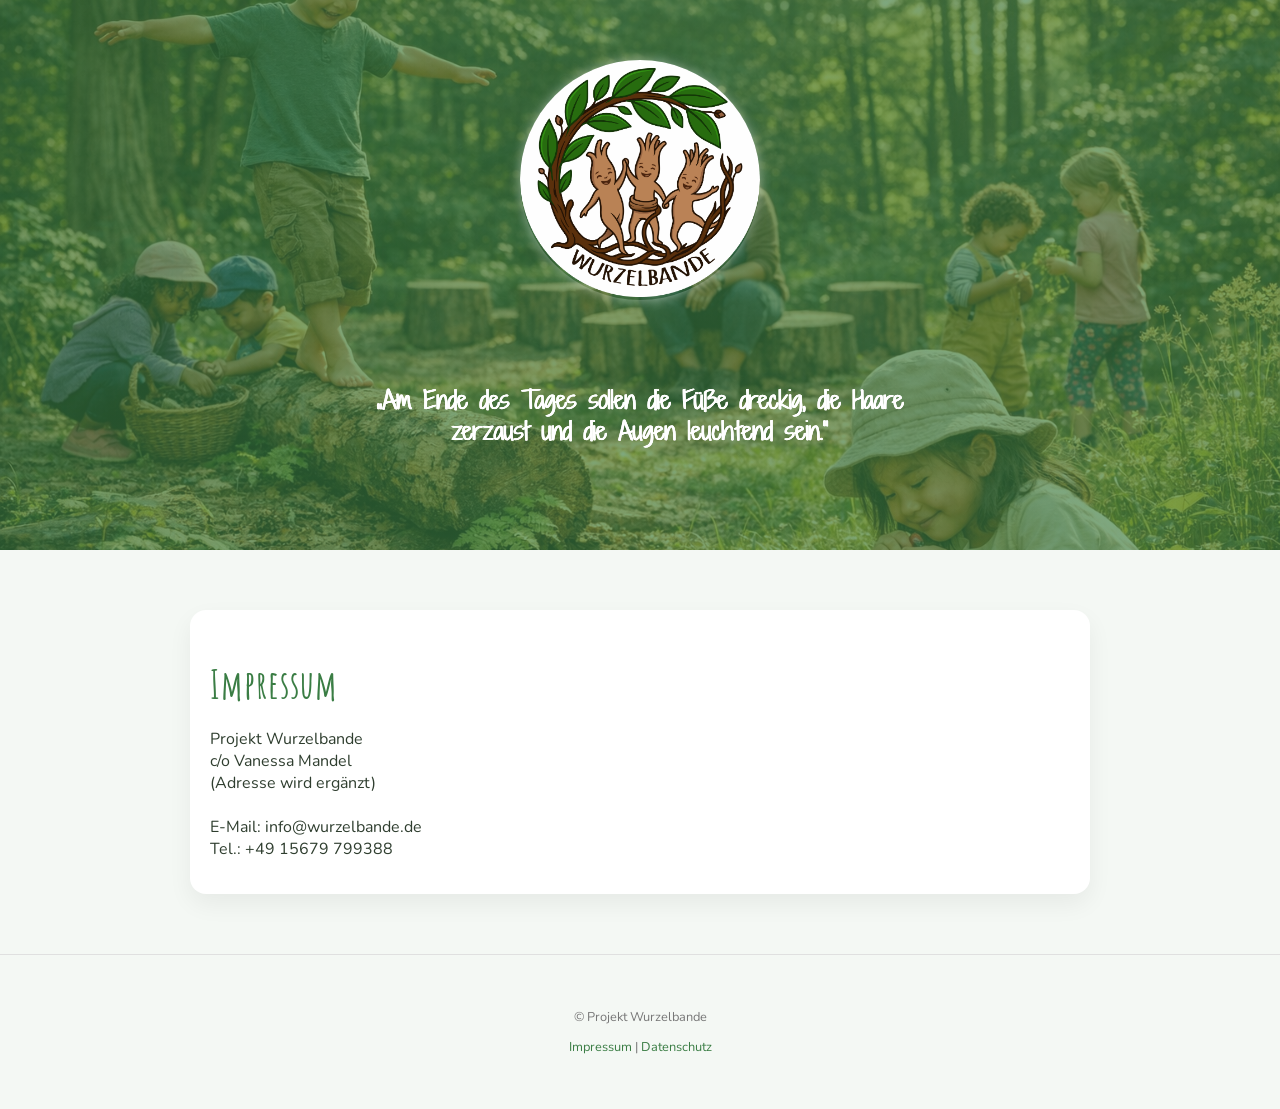
<file: impressum.html>
<!DOCTYPE html>
<html lang="de">
<head>
  <meta charset="UTF-8">
  <meta name="viewport" content="width=device-width, initial-scale=1.0">
  <title>Projekt Wurzelbande – Naturkindergarten Neugründung Münchner Norden</title>

  <link rel="icon" href="/favicon.svg" type="image/svg+xml">
  <link rel="icon" href="/favicon.png" type="image/png" sizes="32x32">

  <link href="https://fonts.googleapis.com/css2?family=Nunito:wght@400;600&family=Playfair+Display:ital@1&family=Amatic+SC:wght@400;700&family=Shadows+Into+Light+Two&display=swap" rel="stylesheet">
  <link rel="stylesheet" href="styles.css">
</head>

<body>

<header class="hero">
  <div class="logo-white-bg">
    <a href="index.html"><img src="202603_logo_wurzelbande_white_bg.png" alt="Wurzelbande Logo"></a>
  </div>
  <p class="quote">
    „Am Ende des Tages sollen die Füße dreckig, die Haare zerzaust und die Augen leuchtend sein.“
  </p>
</header>

<section>
  <div class="card">
    <h1>Impressum</h1>
    <p>
      Projekt Wurzelbande<br>
      c/o Vanessa Mandel<br>
      (Adresse wird ergänzt)<br><br>
      E-Mail: info@wurzelbande.de<br>
      Tel.: +49 15679 799388
    </p>
  </div>
</section>

<footer>
  <p>© Projekt Wurzelbande</p>
  <p>
    <a href="impressum.html">Impressum</a> |
    <a href="datenschutz.html">Datenschutz</a>
  </p>
</footer>

</body>
</html>
</file>
<file: styles.css>
/* -------------------------------------------------- */
/* 1. GLOBAL STYLES & TYPOGRAFIE */
/* -------------------------------------------------- */

body {
  font-family: 'Nunito', sans-serif;
  margin: 0;
  background: #f4f8f4;
  color: #2f3e2f;
}

h1, h2 {
  font-family: 'Amatic SC', cursive;
  font-weight: 700;
  letter-spacing: 1px;
  color: #3a7d44;
}

h1 {
  font-size: 2.4em;
  margin-bottom: 20px;
}

h2 {
  font-size: 2em;
  margin-bottom: 10px;
  padding-bottom: 5px;
  border-bottom: 2px solid #e0efe0;
  display: block;
  width: 100%;
  box-sizing: border-box;
}

a {
  color: #3a7d44;
  text-decoration: none;
}


/* -------------------------------------------------- */
/* 2. HERO (Magnolia Style) */
/* -------------------------------------------------- */

.hero {
  background: linear-gradient(rgba(58,125,68,0.65), rgba(58,125,68,0.65)),
              url("Copilot_vision_image.png") center/cover no-repeat;
  color: white;
  text-align: center;
  padding: 60px 20px 40px;
  height: 50vh;

  display: flex;
  flex-direction: column;
  align-items: center;
  justify-content: center;
}

.hero h1 {
  margin: 10px 0;
  font-weight: 600;
}

.quote {
  font-family: 'Shadows Into Light Two', cursive;
  font-size: 1.5em;
  max-width: 600px;
  margin: auto;
  line-height: 1.3;
  -webkit-text-stroke: 0.4px currentColor;
  text-shadow:
    0.3px 0.3px 0 currentColor,
    -0.3px 0.3px 0 currentColor,
    0.3px -0.3px 0 currentColor,
    -0.3px -0.3px 0 currentColor;
}


/* -------------------------------------------------- */
/* 3. LOGO */
/* -------------------------------------------------- */

.logo-white-bg {
  display: flex;
  justify-content: center;
  align-items: center;
  width: clamp(140px, 23vw, 240px);
  height: clamp(140px, 23vw, 240px);
  border-radius: 50%;
  overflow: hidden;
  margin-bottom: 20px;
  box-shadow: 0 0 12px rgba(255, 255, 255, 0.45);
}

.logo-white-bg img {
  width: 100%;
  height: auto;
}


/* -------------------------------------------------- */
/* 4. SECTIONS & CARDS */
/* -------------------------------------------------- */

section {
  max-width: 900px;
  margin: 60px auto;
  padding: 0 20px;
}

.card {
  background: white;
  padding: 18px 20px;
  border-radius: 16px;
  box-shadow: 0 10px 25px rgba(0,0,0,0.06);
  margin: 20px auto;
  transition: 0.2s;
}

.card:hover {
  transform: translateY(-3px);
  box-shadow: 0 14px 30px rgba(0,0,0,0.08);
}

.cta {
  background: #e8f5e9;
  border-left: 6px solid #6bbf59;
}

iframe {
  width: 100%;
  border-radius: 12px;
  margin-top: 10px;
}


/* -------------------------------------------------- */
/* 5. INFO-ITEMS (Accordion) */
/* -------------------------------------------------- */

.info-item {
  margin-bottom: 12px;
  border-bottom: 1px dashed #cfe3cf;
  padding-bottom: 8px;
}

.info-item summary {
  cursor: pointer;
  font-weight: 600;
  list-style: none;
  display: flex;
  justify-content: space-between;
  align-items: center;
}

.info-item summary::-webkit-details-marker {
  display: none;
}

.info-item p {
  margin-top: 8px;
  font-size: 0.95em;
  color: #4a5a4a;
}

.arrow {
  transition: transform 0.3s ease;
}

details[open] .arrow {
  transform: rotate(180deg);
}


/* -------------------------------------------------- */
/* 6. ICONS */
/* -------------------------------------------------- */

.icon {
  width: 1.3em;
  height: 1.3em;
  fill: currentColor;
  vertical-align: middle;
  margin-right: 8px;
}


/* -------------------------------------------------- */
/* 7. WERTE-SEKTION */
/* -------------------------------------------------- */

.werte {
  padding: 4rem 1rem;
  max-width: 1200px;
  margin: 0 auto;
}

.werte-grid {
  display: grid;
  gap: 2.5rem;
  grid-template-columns: repeat(auto-fit, minmax(260px, 1fr));
}

.werte-card {
  background: #fff;
  border-radius: 14px;
  padding: 2rem 1.8rem;
  box-shadow: 0 4px 14px rgba(0,0,0,0.08);
  transition: transform 0.25s ease, box-shadow 0.25s ease;
  opacity: 0;
  transform: translateY(10px);
  animation: fadeUp 0.6s ease forwards;
}

.werte-card:nth-child(2) { animation-delay: 0.1s; }
.werte-card:nth-child(3) { animation-delay: 0.2s; }
.werte-card:nth-child(4) { animation-delay: 0.3s; }

@keyframes fadeUp {
  to {
    opacity: 1;
    transform: translateY(0);
  }
}

.werte-card h3 {
  margin: 1rem 0 0.8rem;
  font-size: 1.35rem;
  font-weight: 600;
  color: #2b2b2b;
}

.werte-card p {
  line-height: 1.55;
  color: #444;
  font-size: 1rem;
}

.werte-icon {
  width: 64px;
  height: 64px;
  margin-bottom: 1rem;
}

.werte-icon svg {
  width: 100%;
  height: 100%;
  fill: currentColor;
  color: #2b2b2b;
}

/* -------------------------------------------------- */
/* GOOGLE FORM – BESSERE BREITE & MOBILOPTIMIERUNG */
/* -------------------------------------------------- */

.google-form-wrapper {
  width: 100%;
  max-width: 900px;     /* gleiche Breite wie deine Sections */
  margin: 0 auto;
  padding: 0;           /* kein unnötiger Rand */
}

.google-form-wrapper iframe {
  width: 100% !important;
  max-width: 100% !important;
  min-width: 100% !important;
  height: 1100px;       /* kann angepasst werden */
  border: none;
  border-radius: 12px;
}

/* Mobil: mehr Höhe, weniger Rand */
@media (max-width: 480px) {
  .google-form-wrapper {
    padding: 0;
  }

  .google-form-wrapper iframe {
    height: 1300px;     /* Google Forms sind hoch */
    border-radius: 10px;
  }
}

/* -------------------------------------------------- */
/* 8. FOOTER & BUTTONS */
/* -------------------------------------------------- */

footer {
  text-align: center;
  padding: 40px 10px;
  font-size: 0.8em;
  color: #777;
  border-top: 1px solid #e0e0e0;
}

.button {
  display: inline-block;
  margin-top: 15px;
  padding: 12px 22px;
  background: #6bbf59;
  color: white;
  border-radius: 30px;
  font-weight: 600;
  transition: 0.2s;
}

.button:hover {
  background: #5aa94c;
  transform: translateY(-1px);
}


/* -------------------------------------------------- */
/* 9. MAP VISIBILITY */
/* -------------------------------------------------- */

#map-desktop { display: block; }
#map-tablet { display: none; }
#map-mobile { display: none; }


/* -------------------------------------------------- */
/* 10. KÄFER-ANIMATION */
/* -------------------------------------------------- */

/* Käfer-Cursor (optional) */
.cursor-kaefer {
  cursor: url("kaefer-cursor.svg") 32 32, auto;
}

/* Käfer unten am Bildschirm */
.kaefer-walk {
  position: fixed;
  bottom: 20px;            /* unten am Rand */
  left: -50px;             /* Start außerhalb */
  width: 28px;
  height: 28px;
  pointer-events: none;
  opacity: 0;

  /* Zufällige Verzögerung + langsame Bewegung */
  animation: kaefer-lauf 12s linear forwards,
             kaefer-wackeln 0.4s ease-in-out infinite alternate;

  /* Zufällige Startzeit (CSS-Trick) */
  animation-delay: calc(3s + (var(--rand) * 5s));
}

/* Beinchen */
.kaefer-frame {
  position: absolute;
  width: 100%;
  height: 100%;
}

.frame1 { animation: legs1 0.25s steps(1) infinite; }
.frame2 { animation: legs2 0.25s steps(1) infinite; }

@keyframes legs1 {
  0%, 100% { opacity: 1; }
  50%      { opacity: 0; }
}

@keyframes legs2 {
  0%, 100% { opacity: 0; }
  50%      { opacity: 1; }
}

/* Hauptbewegung: Käfer läuft von links nach rechts */
@keyframes kaefer-lauf {
  0% {
    transform: translateX(0) rotate(0deg);
    opacity: 0;
  }
  5% {
    opacity: 1;
  }
  95% {
    opacity: 1;
  }
  100% {
    transform: translateX(calc(100vw + 100px)) rotate(0deg);
    opacity: 0;
  }
}

/* Natürliches Wackeln beim Laufen */
@keyframes kaefer-wackeln {
  0%   { transform: translateY(0) rotate(1deg); }
  100% { transform: translateY(-2px) rotate(-1deg); }
}

/* -------------------------------------------------- */
/* 11. MEDIA QUERIES */
/* -------------------------------------------------- */

@media (max-width: 1024px) {
  .hero { height: 45vh; padding: 50px 20px 30px; }
  #map-desktop { display: none; }
  #map-tablet { display: block; }
}

@media (max-width: 768px) {
  .hero { height: 40vh; padding: 40px 20px 20px; }
  #map-tablet { display: none; }
  #map-mobile { display: block; }

  .werte { padding: 3rem 1rem; }
  .werte-card { padding: 1.6rem 1.4rem; }
  .werte-card h3 { font-size: 1.25rem; }
  .werte-card p { font-size: 0.95rem; line-height: 1.6; }
  .werte-icon { width: 52px; height: 52px; }
}

@media (max-width: 480px) {
  .werte { padding: 2.5rem 0.5rem; }
  .werte-grid { gap: 1.8rem; }
  .werte-card { padding: 1.4rem 1.2rem; border-radius: 12px; }
  .werte-card h3 { font-size: 1.15rem; }
  .werte-card p { font-size: 0.9rem; }
  .werte-icon { width: 44px; height: 44px; }
}

/* -------------------------------------------------- */
/* CTA – Mitmachen / Gründungs-Crew */
/* -------------------------------------------------- */

.cta-section {
  margin-top: 30px;          /* kompakter */
  padding: 0 10px;
}

.highlight-card {
  background: #ffffff;
  border: 3px solid #3a7d44;
  box-shadow: 0 8px 16px rgba(0,0,0,0.05);
  border-radius: 16px;
  padding: 20px;             /* kompakter */
  overflow: hidden;
}

.urgent-note {
  font-weight: 700;
  color: #3a7d44;
  background: #e8f5e9;
  padding: 10px;             /* kompakter */
  border-radius: 8px;
  margin-bottom: 15px;
  text-align: center;
  font-size: 1rem;           /* etwas kleiner */
}

.action-box h3 {
  margin-top: 6px;
  margin-bottom: 6px;
  font-size: 1.3em;          /* kompakter */
  color: #3a7d44;
}

.task-list {
  list-style: none;
  padding: 0;
  margin: 8px 0;
}

.task-list li {
  background: #f4f8f4;
  padding: 10px 12px;        /* kompakter */
  border-radius: 8px;
  margin-bottom: 8px;
  border-left: 5px solid #6bbf59;
  font-size: 0.95rem;        /* etwas kleiner */
  line-height: 1.35;
}

/* CTA Button – harmonisch und zentriert */
.cta-button {
  display: block;
  width: 100%;
  max-width: 260px;          /* etwas schmaler */
  margin: 20px auto 5px;
  padding: 12px 16px;
  background: #3a7d44;
  color: #ffffff !important;
  text-align: center;
  font-family: 'Amatic SC', cursive;
  font-size: 1.5em;          /* etwas kleiner */
  font-weight: 700;
  border-radius: 50px;
  transition: background 0.2s, transform 0.2s;
  box-sizing: border-box;
  border: none;
}

.cta-button:hover {
  background: #6bbf59;
  transform: scale(1.02);
}


/* -------------------------------------------------- */
/* MOBILE OPTIMIERUNG – CTA KOMPAKTER */
/* -------------------------------------------------- */

@media (max-width: 480px) {

  .highlight-card {
    padding: 14px 14px;
    border-width: 2px;
  }

  .urgent-note {
    padding: 8px;
    font-size: 0.9rem;
    margin-bottom: 12px;
  }

  .action-box h3 {
    font-size: 1.1em;
    margin-top: 4px;
    margin-bottom: 4px;
  }

  .task-list li {
    padding: 8px 10px;
    font-size: 0.85rem;
    margin-bottom: 6px;
  }

  .cta-button {
    max-width: 220px;
    font-size: 1.25em;
    padding: 10px 14px;
    margin-top: 14px;
  }
}

/* -------------------------------------------------- */
/* 12. MODERNER CSS-SNAP-SLIDER (OHNE REDUNDANZ) */
/* -------------------------------------------------- */

.review-carousel-section {
  max-width: 900px;
  margin: 60px auto;
  padding: 0 20px;
  box-sizing: border-box;
}

.carousel-wrapper {
  position: relative;
  width: 100%;
}

.carousel-container {
  width: 100%;
  overflow-x: auto; /* Erlaubt horizontales Scrollen/Wischen */
  scroll-shadow-properties: none;
  scroll-snap-type: x mandatory; /* Aktiviert das Einrasten der Karten */
  scroll-behavior: smooth;
  border-radius: 16px;
  box-shadow: 0 10px 25px rgba(0,0,0,0.06);
  background: white;
  transition: transform 0.2s, box-shadow 0.2s;
}

/* Versteckt die Scrollleiste in allen Browsern, damit es sauber aussieht */
.carousel-container::-webkit-scrollbar { display: none; }
.carousel-container { -ms-overflow-style: none; scrollbar-width: none; }

.carousel-container:hover {
  transform: translateY(-3px);
  box-shadow: 0 14px 30px rgba(0,0,0,0.08);
}

.carousel-track {
  display: flex;
  width: 100%;
}

.review-card {
  min-width: 100%; /* Jede Karte füllt exakt den gesamten Container aus */
  scroll-snap-align: center; /* Karte rastet genau mittig ein */
  box-sizing: border-box;
  padding: 40px 60px;
  text-align: center;
}

.review-text {
  font-family: 'Nunito', sans-serif;
  font-size: 1.05rem;
  line-height: 1.6;
  color: #4a5a4a;
  font-style: italic;
  margin: 0 0 20px 0;
}

.review-author {
  font-family: 'Nunito', sans-serif;
  display: block;
  font-weight: 600;
  color: #3a7d44;
  font-size: 1rem;
}

/* UNIVERSELLE PFEILE LINKS & RECHTS */
.carousel-wrapper .arrow {
  position: absolute;
  top: 50%;
  transform: translateY(-50%);
  font-size: 1.8rem;
  color: #cfe3cf; /* Dein helles Linien-Grün */
  transition: color 0.2s, transform 0.2s;
  z-index: 10;
  user-select: none;
}

.carousel-wrapper .prev-arrow { left: 20px; }
.carousel-wrapper .next-arrow { right: 20px; }

.carousel-wrapper .arrow:hover {
  color: #3a7d44; /* Dein Waldgrün beim Drüberfahren */
  transform: translateY(-50%) scale(1.15);
}

/* Mobil-Optimierung */
@media (max-width: 480px) {
  .review-card { padding: 35px 35px; }
  .review-text { font-size: 0.95rem; line-height: 1.5; }
  .carousel-wrapper .arrow { font-size: 1.4rem; }
}
</file>
